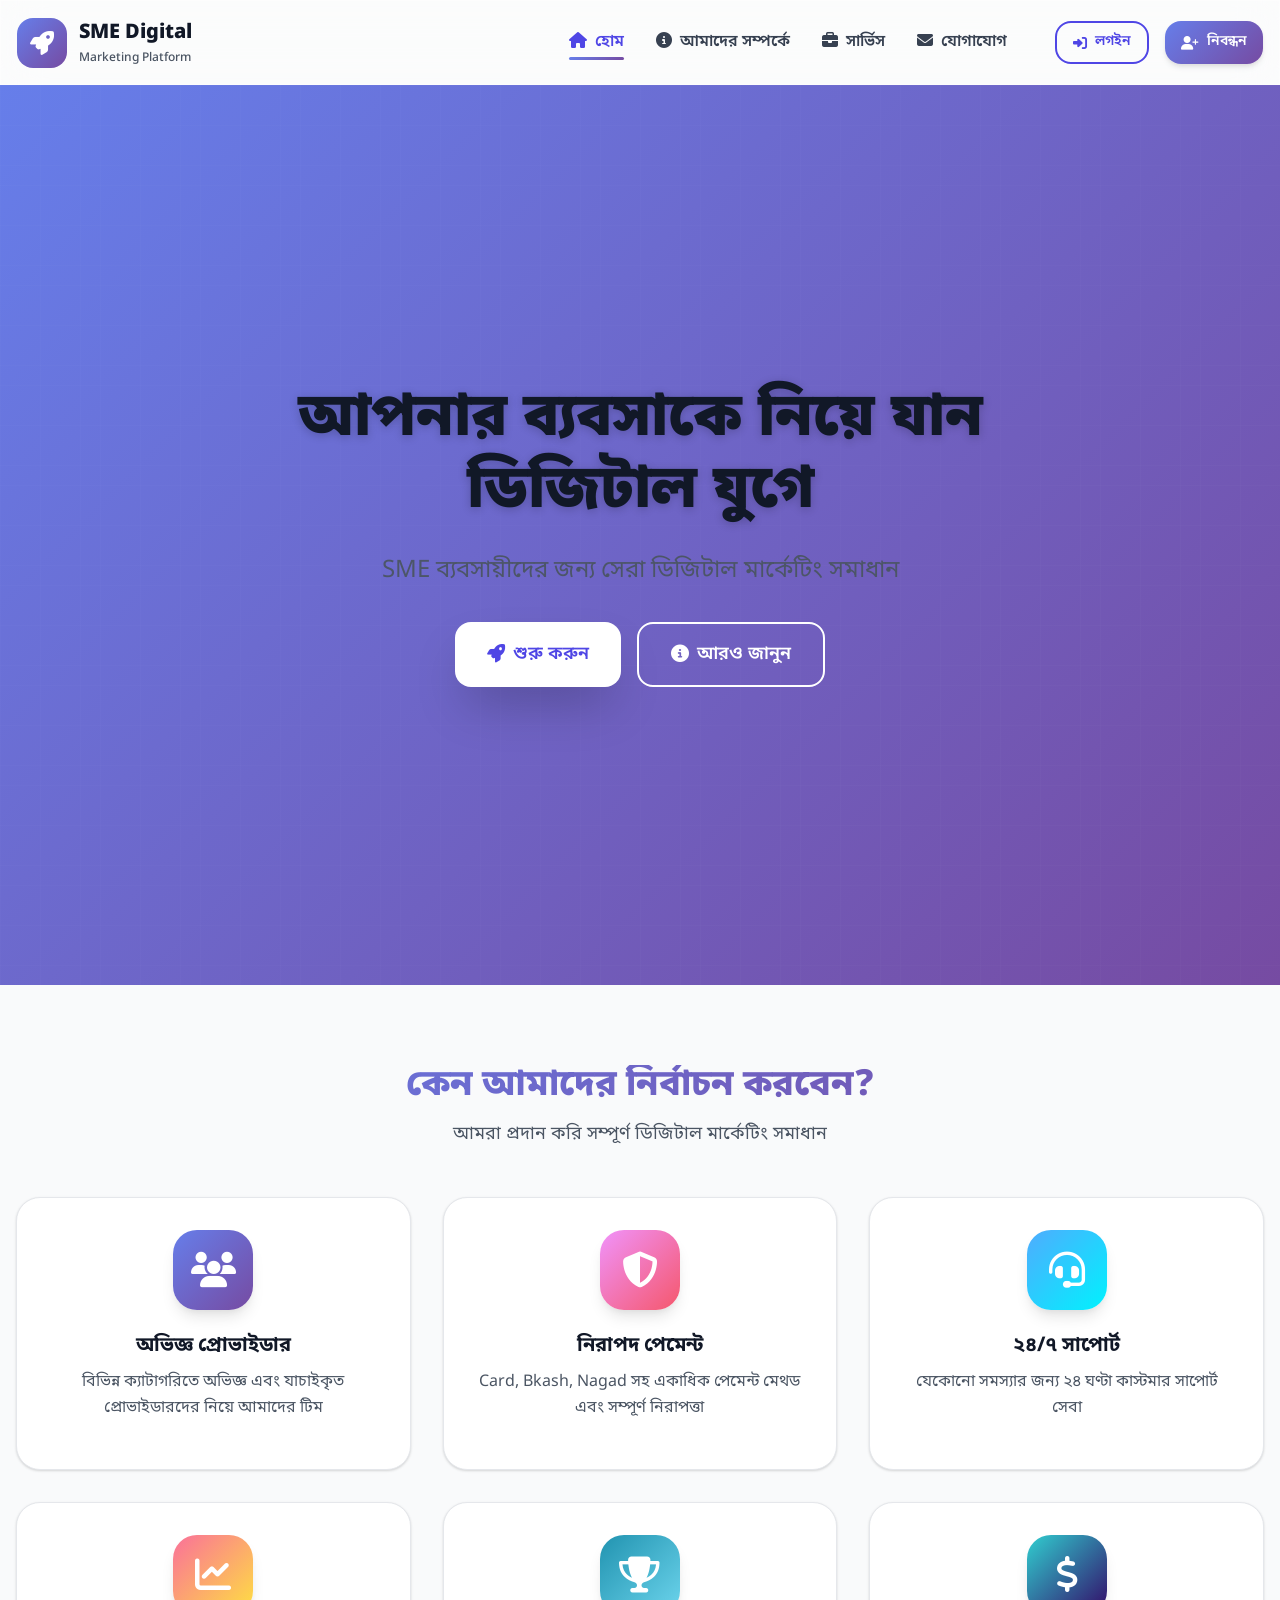
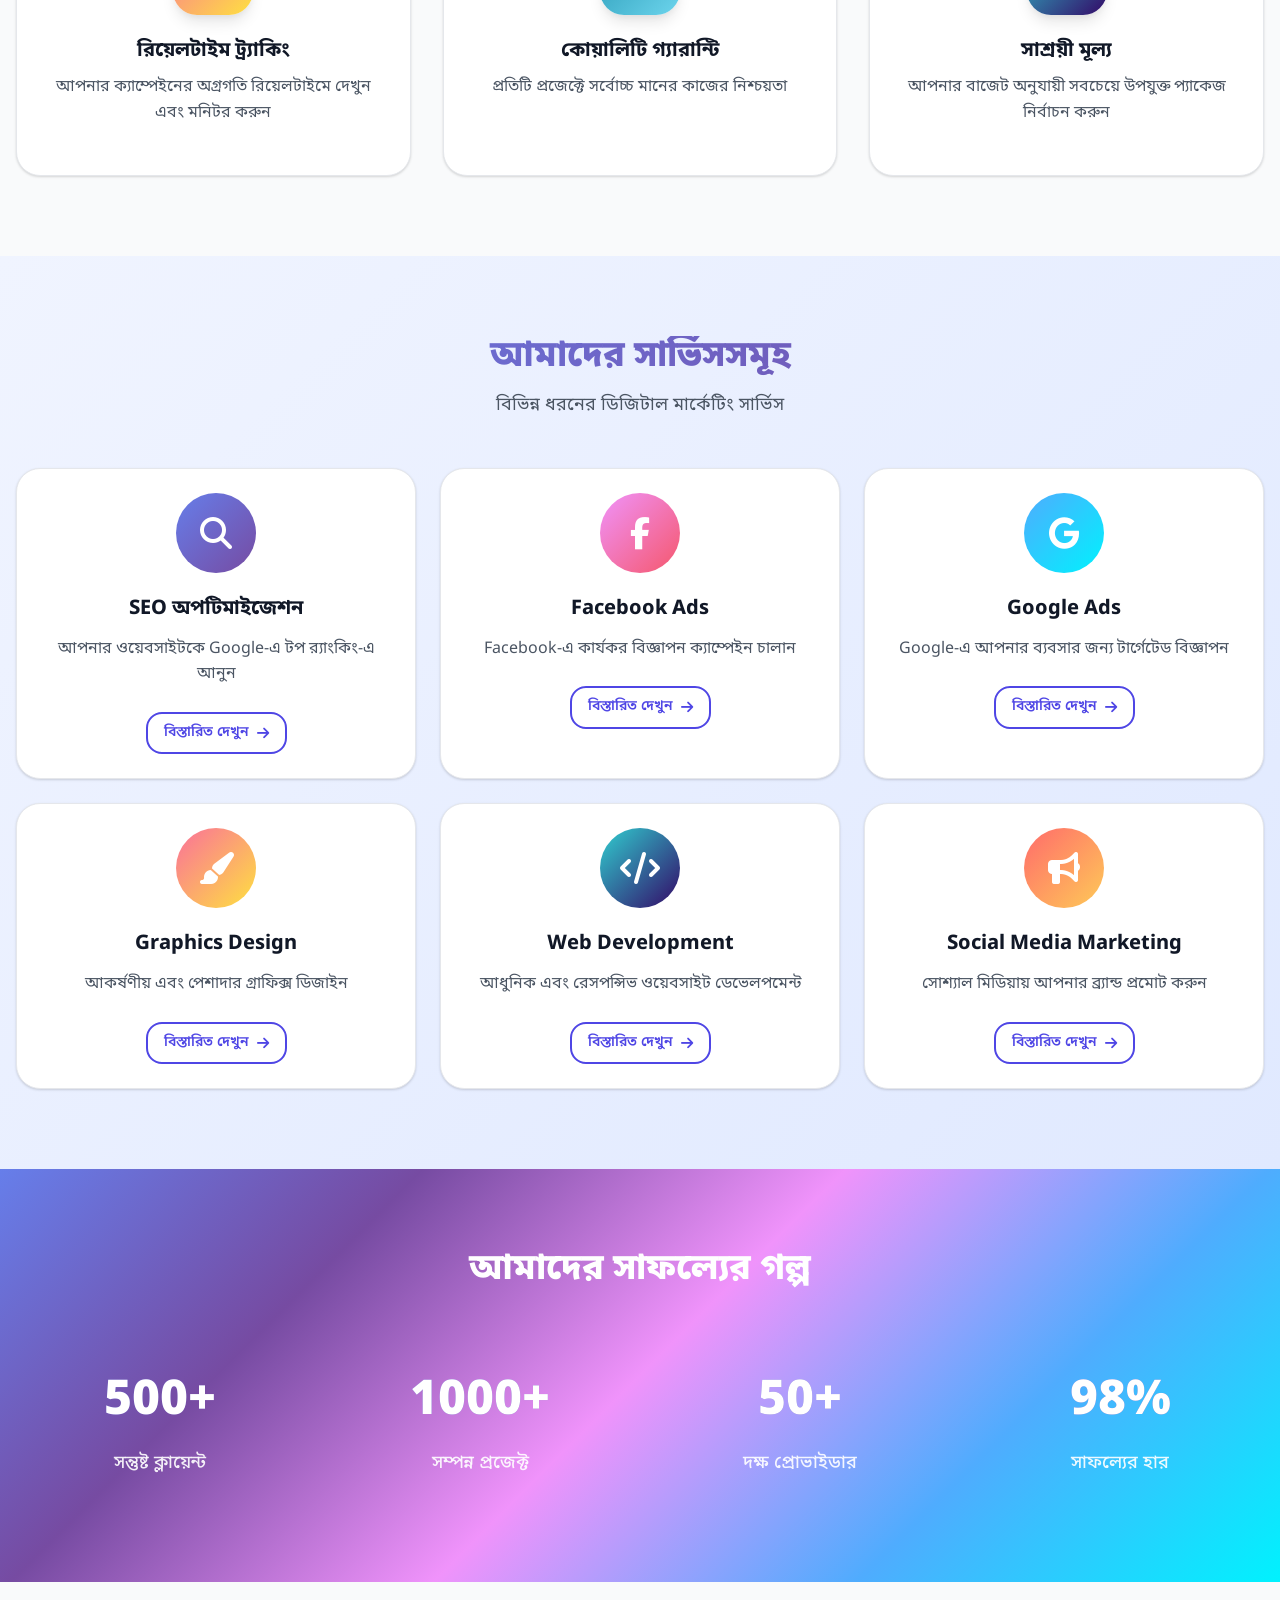
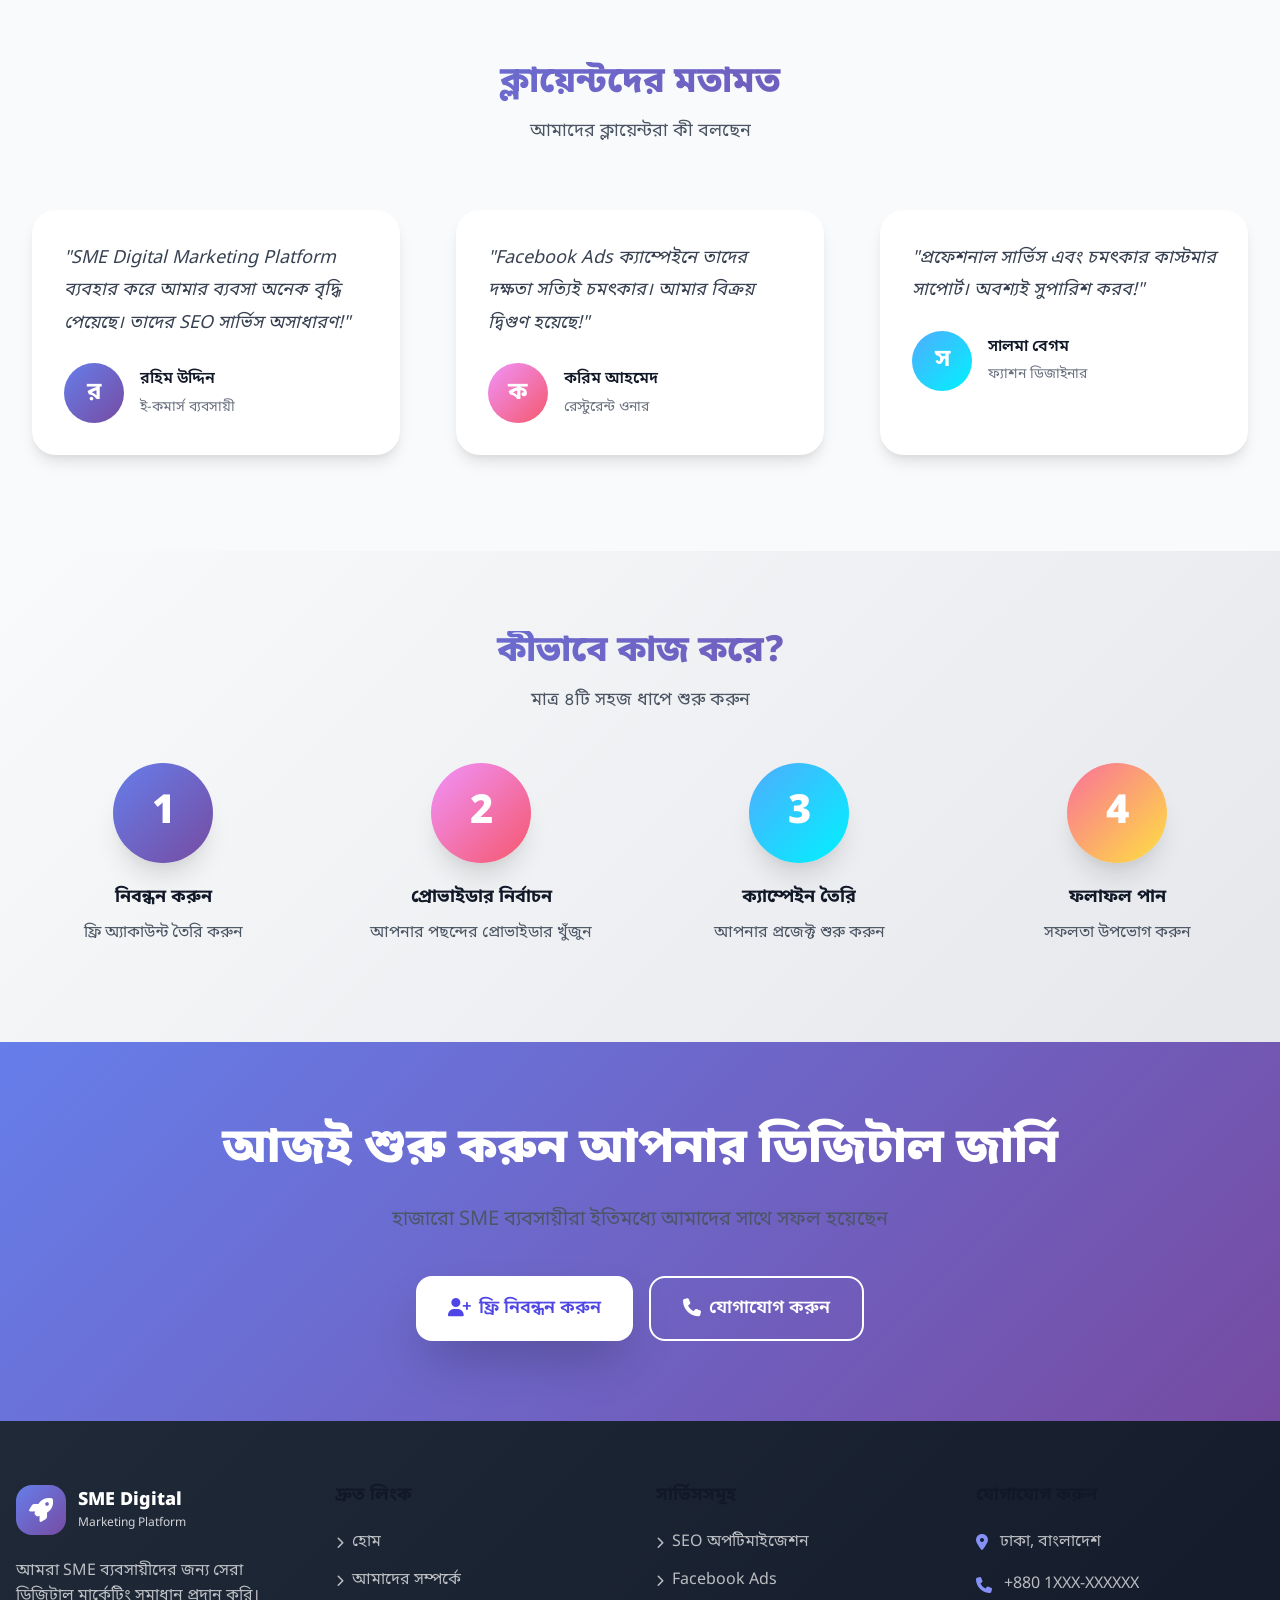
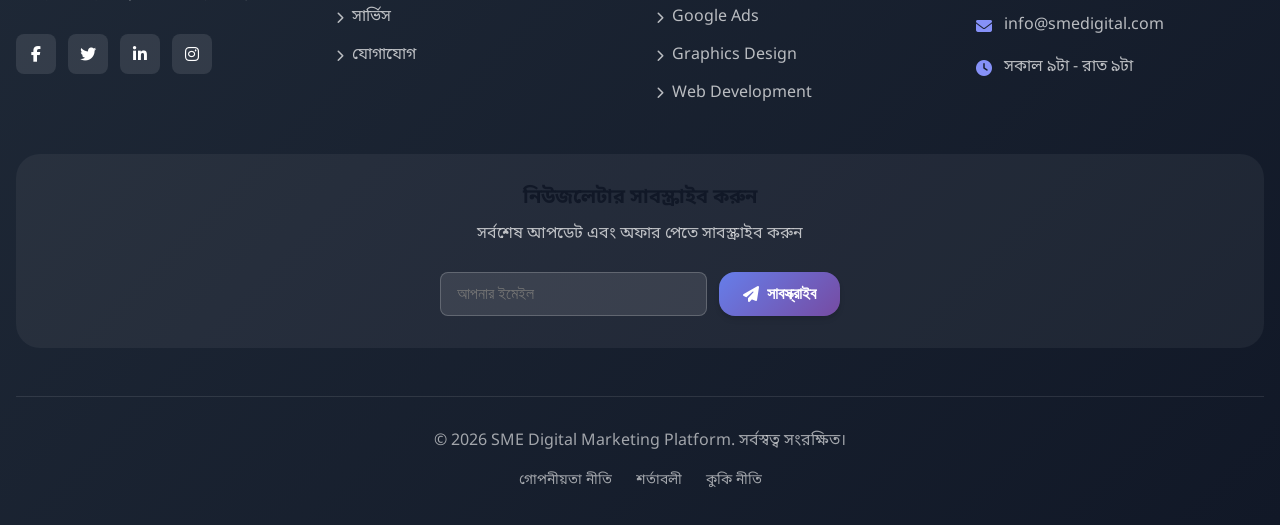
<file: index.html>
<!DOCTYPE html>
<html lang="bn">
<head>
    <meta charset="UTF-8">
    <meta name="viewport" content="width=device-width, initial-scale=1.0">
    <meta name="description" content="SME ব্যবসায়ীদের জন্য সেরা ডিজিটাল মার্কেটিং প্ল্যাটফর্ম। SEO, Facebook Ads, Google Ads, Graphics এবং Web Development সার্ভিস পান।">
    <title>SME Digital Marketing Platform - আপনার ব্যবসার ডিজিটাল সমাধান</title>
    
    <!-- Stylesheets -->
    <link rel="stylesheet" href="css/style.css">
    <link rel="stylesheet" href="https://cdnjs.cloudflare.com/ajax/libs/font-awesome/6.4.0/css/all.min.css">
</head>
<body class="bengali">
    <div id="navbar"></div>
    
    <!-- Hero Section -->
    <section class="hero">
        <div class="container">
            <div class="hero-content animate-fadeInUp">
                <h1 class="hero-title">আপনার ব্যবসাকে নিয়ে যান<br>ডিজিটাল যুগে</h1>
                <p class="hero-subtitle">SME ব্যবসায়ীদের জন্য সেরা ডিজিটাল মার্কেটিং সমাধান</p>
                <div style="display: flex; gap: 1rem; justify-content: center; flex-wrap: wrap; margin-top: 2rem;">
                    <a href="register.html" class="btn btn-lg" style="background: white; color: var(--primary-600); box-shadow: var(--shadow-2xl);">
                        <i class="fas fa-rocket" style="margin-right: 0.5rem;"></i>শুরু করুন
                    </a>
                    <a href="services.html" class="btn btn-lg btn-outline" style="border-color: white; color: white;">
                        <i class="fas fa-info-circle" style="margin-right: 0.5rem;"></i>আরও জানুন
                    </a>
                </div>
            </div>
        </div>
    </section>
    
    <!-- Features Section -->
    <section class="section" id="features">
        <div class="container">
            <h2 class="section-title animate-fadeInUp">কেন আমাদের নির্বাচন করবেন?</h2>
            <p class="section-subtitle animate-fadeInUp animate-delay-1">আমরা প্রদান করি সম্পূর্ণ ডিজিটাল মার্কেটিং সমাধান</p>
            
            <div class="grid grid-cols-3 gap-8" style="margin-top: 3rem;">
                <div class="feature-card animate-fadeInUp animate-delay-2">
                    <div class="feature-icon">
                        <i class="fas fa-users"></i>
                    </div>
                    <h3 class="feature-title">অভিজ্ঞ প্রোভাইডার</h3>
                    <p class="feature-description">বিভিন্ন ক্যাটাগরিতে অভিজ্ঞ এবং যাচাইকৃত প্রোভাইডারদের নিয়ে আমাদের টিম</p>
                </div>
                
                <div class="feature-card animate-fadeInUp animate-delay-3">
                    <div class="feature-icon" style="background: var(--gradient-secondary);">
                        <i class="fas fa-shield-alt"></i>
                    </div>
                    <h3 class="feature-title">নিরাপদ পেমেন্ট</h3>
                    <p class="feature-description">Card, Bkash, Nagad সহ একাধিক পেমেন্ট মেথড এবং সম্পূর্ণ নিরাপত্তা</p>
                </div>
                
                <div class="feature-card animate-fadeInUp animate-delay-4">
                    <div class="feature-icon" style="background: var(--gradient-accent);">
                        <i class="fas fa-headset"></i>
                    </div>
                    <h3 class="feature-title">২৪/৭ সাপোর্ট</h3>
                    <p class="feature-description">যেকোনো সমস্যার জন্য ২৪ ঘণ্টা কাস্টমার সাপোর্ট সেবা</p>
                </div>
                
                <div class="feature-card animate-fadeInUp animate-delay-5">
                    <div class="feature-icon" style="background: var(--gradient-warm);">
                        <i class="fas fa-chart-line"></i>
                    </div>
                    <h3 class="feature-title">রিয়েলটাইম ট্র্যাকিং</h3>
                    <p class="feature-description">আপনার ক্যাম্পেইনের অগ্রগতি রিয়েলটাইমে দেখুন এবং মনিটর করুন</p>
                </div>
                
                <div class="feature-card animate-fadeInUp animate-delay-5">
                    <div class="feature-icon" style="background: var(--gradient-ocean);">
                        <i class="fas fa-trophy"></i>
                    </div>
                    <h3 class="feature-title">কোয়ালিটি গ্যারান্টি</h3>
                    <p class="feature-description">প্রতিটি প্রজেক্টে সর্বোচ্চ মানের কাজের নিশ্চয়তা</p>
                </div>
                
                <div class="feature-card animate-fadeInUp animate-delay-5">
                    <div class="feature-icon" style="background: var(--gradient-cool);">
                        <i class="fas fa-dollar-sign"></i>
                    </div>
                    <h3 class="feature-title">সাশ্রয়ী মূল্য</h3>
                    <p class="feature-description">আপনার বাজেট অনুযায়ী সবচেয়ে উপযুক্ত প্যাকেজ নির্বাচন করুন</p>
                </div>
            </div>
        </div>
    </section>
    
    <!-- Services Overview -->
    <section class="section" style="background: linear-gradient(135deg, #f0f4ff 0%, #e0e9ff 100%);">
        <div class="container">
            <h2 class="section-title">আমাদের সার্ভিসসমূহ</h2>
            <p class="section-subtitle">বিভিন্ন ধরনের ডিজিটাল মার্কেটিং সার্ভিস</p>
            
            <div class="grid grid-cols-3 gap-6" style="margin-top: 3rem;">
                <div class="card card-hover-glow" style="text-align: center;">
                    <div style="width: 80px; height: 80px; background: linear-gradient(135deg, #667eea 0%, #764ba2 100%); border-radius: 50%; display: flex; align-items: center; justify-content: center; margin: 0 auto 1.5rem; font-size: 2rem; color: white;">
                        <i class="fas fa-search"></i>
                    </div>
                    <h3 style="font-size: var(--text-xl); font-weight: 700; margin-bottom: 1rem;">SEO অপটিমাইজেশন</h3>
                    <p style="color: var(--gray-600); margin-bottom: 1.5rem;">আপনার ওয়েবসাইটকে Google-এ টপ র‍্যাংকিং-এ আনুন</p>
                    <a href="services.html#seo" class="btn btn-outline btn-sm">বিস্তারিত দেখুন <i class="fas fa-arrow-right" style="margin-left: 0.5rem;"></i></a>
                </div>
                
                <div class="card card-hover-glow" style="text-align: center;">
                    <div style="width: 80px; height: 80px; background: linear-gradient(135deg, #f093fb 0%, #f5576c 100%); border-radius: 50%; display: flex; align-items: center; justify-content: center; margin: 0 auto 1.5rem; font-size: 2rem; color: white;">
                        <i class="fab fa-facebook-f"></i>
                    </div>
                    <h3 style="font-size: var(--text-xl); font-weight: 700; margin-bottom: 1rem;">Facebook Ads</h3>
                    <p style="color: var(--gray-600); margin-bottom: 1.5rem;">Facebook-এ কার্যকর বিজ্ঞাপন ক্যাম্পেইন চালান</p>
                    <a href="services.html#facebook-ads" class="btn btn-outline btn-sm">বিস্তারিত দেখুন <i class="fas fa-arrow-right" style="margin-left: 0.5rem;"></i></a>
                </div>
                
                <div class="card card-hover-glow" style="text-align: center;">
                    <div style="width: 80px; height: 80px; background: linear-gradient(135deg, #4facfe 0%, #00f2fe 100%); border-radius: 50%; display: flex; align-items: center; justify-content: center; margin: 0 auto 1.5rem; font-size: 2rem; color: white;">
                        <i class="fab fa-google"></i>
                    </div>
                    <h3 style="font-size: var(--text-xl); font-weight: 700; margin-bottom: 1rem;">Google Ads</h3>
                    <p style="color: var(--gray-600); margin-bottom: 1.5rem;">Google-এ আপনার ব্যবসার জন্য টার্গেটেড বিজ্ঞাপন</p>
                    <a href="services.html#google-ads" class="btn btn-outline btn-sm">বিস্তারিত দেখুন <i class="fas fa-arrow-right" style="margin-left: 0.5rem;"></i></a>
                </div>
                
                <div class="card card-hover-glow" style="text-align: center;">
                    <div style="width: 80px; height: 80px; background: linear-gradient(135deg, #fa709a 0%, #fee140 100%); border-radius: 50%; display: flex; align-items: center; justify-content: center; margin: 0 auto 1.5rem; font-size: 2rem; color: white;">
                        <i class="fas fa-paint-brush"></i>
                    </div>
                    <h3 style="font-size: var(--text-xl); font-weight: 700; margin-bottom: 1rem;">Graphics Design</h3>
                    <p style="color: var(--gray-600); margin-bottom: 1.5rem;">আকর্ষণীয় এবং পেশাদার গ্রাফিক্স ডিজাইন</p>
                    <a href="services.html#graphics" class="btn btn-outline btn-sm">বিস্তারিত দেখুন <i class="fas fa-arrow-right" style="margin-left: 0.5rem;"></i></a>
                </div>
                
                <div class="card card-hover-glow" style="text-align: center;">
                    <div style="width: 80px; height: 80px; background: linear-gradient(135deg, #30cfd0 0%, #330867 100%); border-radius: 50%; display: flex; align-items: center; justify-content: center; margin: 0 auto 1.5rem; font-size: 2rem; color: white;">
                        <i class="fas fa-code"></i>
                    </div>
                    <h3 style="font-size: var(--text-xl); font-weight: 700; margin-bottom: 1rem;">Web Development</h3>
                    <p style="color: var(--gray-600); margin-bottom: 1.5rem;">আধুনিক এবং রেসপন্সিভ ওয়েবসাইট ডেভেলপমেন্ট</p>
                    <a href="services.html#web-dev" class="btn btn-outline btn-sm">বিস্তারিত দেখুন <i class="fas fa-arrow-right" style="margin-left: 0.5rem;"></i></a>
                </div>
                
                <div class="card card-hover-glow" style="text-align: center;">
                    <div style="width: 80px; height: 80px; background: linear-gradient(135deg, #ff6b6b 0%, #feca57 100%); border-radius: 50%; display: flex; align-items: center; justify-content: center; margin: 0 auto 1.5rem; font-size: 2rem; color: white;">
                        <i class="fas fa-bullhorn"></i>
                    </div>
                    <h3 style="font-size: var(--text-xl); font-weight: 700; margin-bottom: 1rem;">Social Media Marketing</h3>
                    <p style="color: var(--gray-600); margin-bottom: 1.5rem;">সোশ্যাল মিডিয়ায় আপনার ব্র্যান্ড প্রমোট করুন</p>
                    <a href="services.html#smm" class="btn btn-outline btn-sm">বিস্তারিত দেখুন <i class="fas fa-arrow-right" style="margin-left: 0.5rem;"></i></a>
                </div>
            </div>
        </div>
    </section>
    
    <!-- Statistics Section -->
    <section class="section" style="background: var(--gradient-aurora); color: white;">
        <div class="container">
            <h2 style="font-size: var(--text-4xl); font-weight: 800; text-align: center; margin-bottom: 3rem; color: white;">আমাদের সাফল্যের গল্প</h2>
            
            <div class="grid grid-cols-4 gap-8">
                <div class="stat-card">
                    <div class="stat-number" style="color: white !important; -webkit-text-fill-color: white;">500+</div>
                    <div class="stat-label" style="color: rgba(255, 255, 255, 0.9);">সন্তুষ্ট ক্লায়েন্ট</div>
                </div>
                
                <div class="stat-card">
                    <div class="stat-number" style="color: white !important; -webkit-text-fill-color: white;">1000+</div>
                    <div class="stat-label" style="color: rgba(255, 255, 255, 0.9);">সম্পন্ন প্রজেক্ট</div>
                </div>
                
                <div class="stat-card">
                    <div class="stat-number" style="color: white !important; -webkit-text-fill-color: white;">50+</div>
                    <div class="stat-label" style="color: rgba(255, 255, 255, 0.9);">দক্ষ প্রোভাইডার</div>
                </div>
                
                <div class="stat-card">
                    <div class="stat-number" style="color: white !important; -webkit-text-fill-color: white;">98%</div>
                    <div class="stat-label" style="color: rgba(255, 255, 255, 0.9);">সাফল্যের হার</div>
                </div>
            </div>
        </div>
    </section>
    
    <!-- Testimonials Section -->
    <section class="section">
        <div class="container">
            <h2 class="section-title">ক্লায়েন্টদের মতামত</h2>
            <p class="section-subtitle">আমাদের ক্লায়েন্টরা কী বলছেন</p>
            
            <div class="grid grid-cols-3 gap-6" style="margin-top: 3rem;">
                <div class="testimonial-card">
                    <div class="testimonial-quote">
                        "SME Digital Marketing Platform ব্যবহার করে আমার ব্যবসা অনেক বৃদ্ধি পেয়েছে। তাদের SEO সার্ভিস অসাধারণ!"
                    </div>
                    <div class="testimonial-author">
                        <div class="testimonial-avatar">র</div>
                        <div>
                            <div class="testimonial-name">রহিম উদ্দিন</div>
                            <div class="testimonial-role">ই-কমার্স ব্যবসায়ী</div>
                        </div>
                    </div>
                </div>
                
                <div class="testimonial-card">
                    <div class="testimonial-quote">
                        "Facebook Ads ক্যাম্পেইনে তাদের দক্ষতা সত্যিই চমৎকার। আমার বিক্রয় দ্বিগুণ হয়েছে!"
                    </div>
                    <div class="testimonial-author">
                        <div class="testimonial-avatar" style="background: var(--gradient-secondary);">ক</div>
                        <div>
                            <div class="testimonial-name">করিম আহমেদ</div>
                            <div class="testimonial-role">রেস্টুরেন্ট ওনার</div>
                        </div>
                    </div>
                </div>
                
                <div class="testimonial-card">
                    <div class="testimonial-quote">
                        "প্রফেশনাল সার্ভিস এবং চমৎকার কাস্টমার সাপোর্ট। অবশ্যই সুপারিশ করব!"
                    </div>
                    <div class="testimonial-author">
                        <div class="testimonial-avatar" style="background: var(--gradient-accent);">স</div>
                        <div>
                            <div class="testimonial-name">সালমা বেগম</div>
                            <div class="testimonial-role">ফ্যাশন ডিজাইনার</div>
                        </div>
                    </div>
                </div>
            </div>
        </div>
    </section>
    
    <!-- How It Works -->
    <section class="section" style="background: linear-gradient(135deg, #f9fafb 0%, #e5e7eb 100%);">
        <div class="container">
            <h2 class="section-title">কীভাবে কাজ করে?</h2>
            <p class="section-subtitle">মাত্র ৪টি সহজ ধাপে শুরু করুন</p>
            
            <div class="grid grid-cols-4 gap-6" style="margin-top: 3rem;">
                <div style="text-align: center;">
                    <div style="width: 100px; height: 100px; background: var(--gradient-primary); border-radius: 50%; display: flex; align-items: center; justify-content: center; margin: 0 auto 1.5rem; color: white; font-size: 2.5rem; font-weight: 800; box-shadow: var(--shadow-xl);">1</div>
                    <h3 style="font-size: var(--text-lg); font-weight: 700; margin-bottom: 0.75rem;">নিবন্ধন করুন</h3>
                    <p style="color: var(--gray-600);">ফ্রি অ্যাকাউন্ট তৈরি করুন</p>
                </div>
                
                <div style="text-align: center;">
                    <div style="width: 100px; height: 100px; background: var(--gradient-secondary); border-radius: 50%; display: flex; align-items: center; justify-content: center; margin: 0 auto 1.5rem; color: white; font-size: 2.5rem; font-weight: 800; box-shadow: var(--shadow-xl);">2</div>
                    <h3 style="font-size: var(--text-lg); font-weight: 700; margin-bottom: 0.75rem;">প্রোভাইডার নির্বাচন</h3>
                    <p style="color: var(--gray-600);">আপনার পছন্দের প্রোভাইডার খুঁজুন</p>
                </div>
                
                <div style="text-align: center;">
                    <div style="width: 100px; height: 100px; background: var(--gradient-accent); border-radius: 50%; display: flex; align-items: center; justify-content: center; margin: 0 auto 1.5rem; color: white; font-size: 2.5rem; font-weight: 800; box-shadow: var(--shadow-xl);">3</div>
                    <h3 style="font-size: var(--text-lg); font-weight: 700; margin-bottom: 0.75rem;">ক্যাম্পেইন তৈরি</h3>
                    <p style="color: var(--gray-600);">আপনার প্রজেক্ট শুরু করুন</p>
                </div>
                
                <div style="text-align: center;">
                    <div style="width: 100px; height: 100px; background: var(--gradient-warm); border-radius: 50%; display: flex; align-items: center; justify-content: center; margin: 0 auto 1.5rem; color: white; font-size: 2.5rem; font-weight: 800; box-shadow: var(--shadow-xl);">4</div>
                    <h3 style="font-size: var(--text-lg); font-weight: 700; margin-bottom: 0.75rem;">ফলাফল পান</h3>
                    <p style="color: var(--gray-600);">সফলতা উপভোগ করুন</p>
                </div>
            </div>
        </div>
    </section>
    
    <!-- CTA Section -->
    <section class="section" style="background: var(--gradient-primary); color: white; text-align: center;">
        <div class="container">
            <h2 style="font-size: var(--text-5xl); font-weight: 900; margin-bottom: 1.5rem; color: white;">আজই শুরু করুন আপনার ডিজিটাল জার্নি</h2>
            <p style="font-size: var(--text-xl); margin-bottom: 2.5rem; opacity: 0.95;">হাজারো SME ব্যবসায়ীরা ইতিমধ্যে আমাদের সাথে সফল হয়েছেন</p>
            <div style="display: flex; gap: 1rem; justify-content: center; flex-wrap: wrap;">
                <a href="register.html" class="btn btn-lg" style="background: white; color: var(--primary-600); box-shadow: var(--shadow-2xl);">
                    <i class="fas fa-user-plus" style="margin-right: 0.5rem;"></i>ফ্রি নিবন্ধন করুন
                </a>
                <a href="contact.html" class="btn btn-lg btn-outline" style="border-color: white; color: white;">
                    <i class="fas fa-phone" style="margin-right: 0.5rem;"></i>যোগাযোগ করুন
                </a>
            </div>
        </div>
    </section>
    
    <div id="footer"></div>
    
    <script src="js/components.js"></script>
    <script>
        // Scroll reveal animations
        const observerOptions = {
            threshold: 0.1,
            rootMargin: '0px 0px -50px 0px'
        };
        
        const observer = new IntersectionObserver((entries) => {
            entries.forEach(entry => {
                if (entry.isIntersecting) {
                    entry.target.style.opacity = '1';
                    entry.target.style.transform = 'translateY(0)';
                }
            });
        }, observerOptions);
        
        document.querySelectorAll('.animate-fadeInUp').forEach(el => {
            el.style.opacity = '0';
            el.style.transform = 'translateY(30px)';
            el.style.transition = 'all 0.8s ease-out';
            observer.observe(el);
        });
    </script>
</body>
</html>
</file>
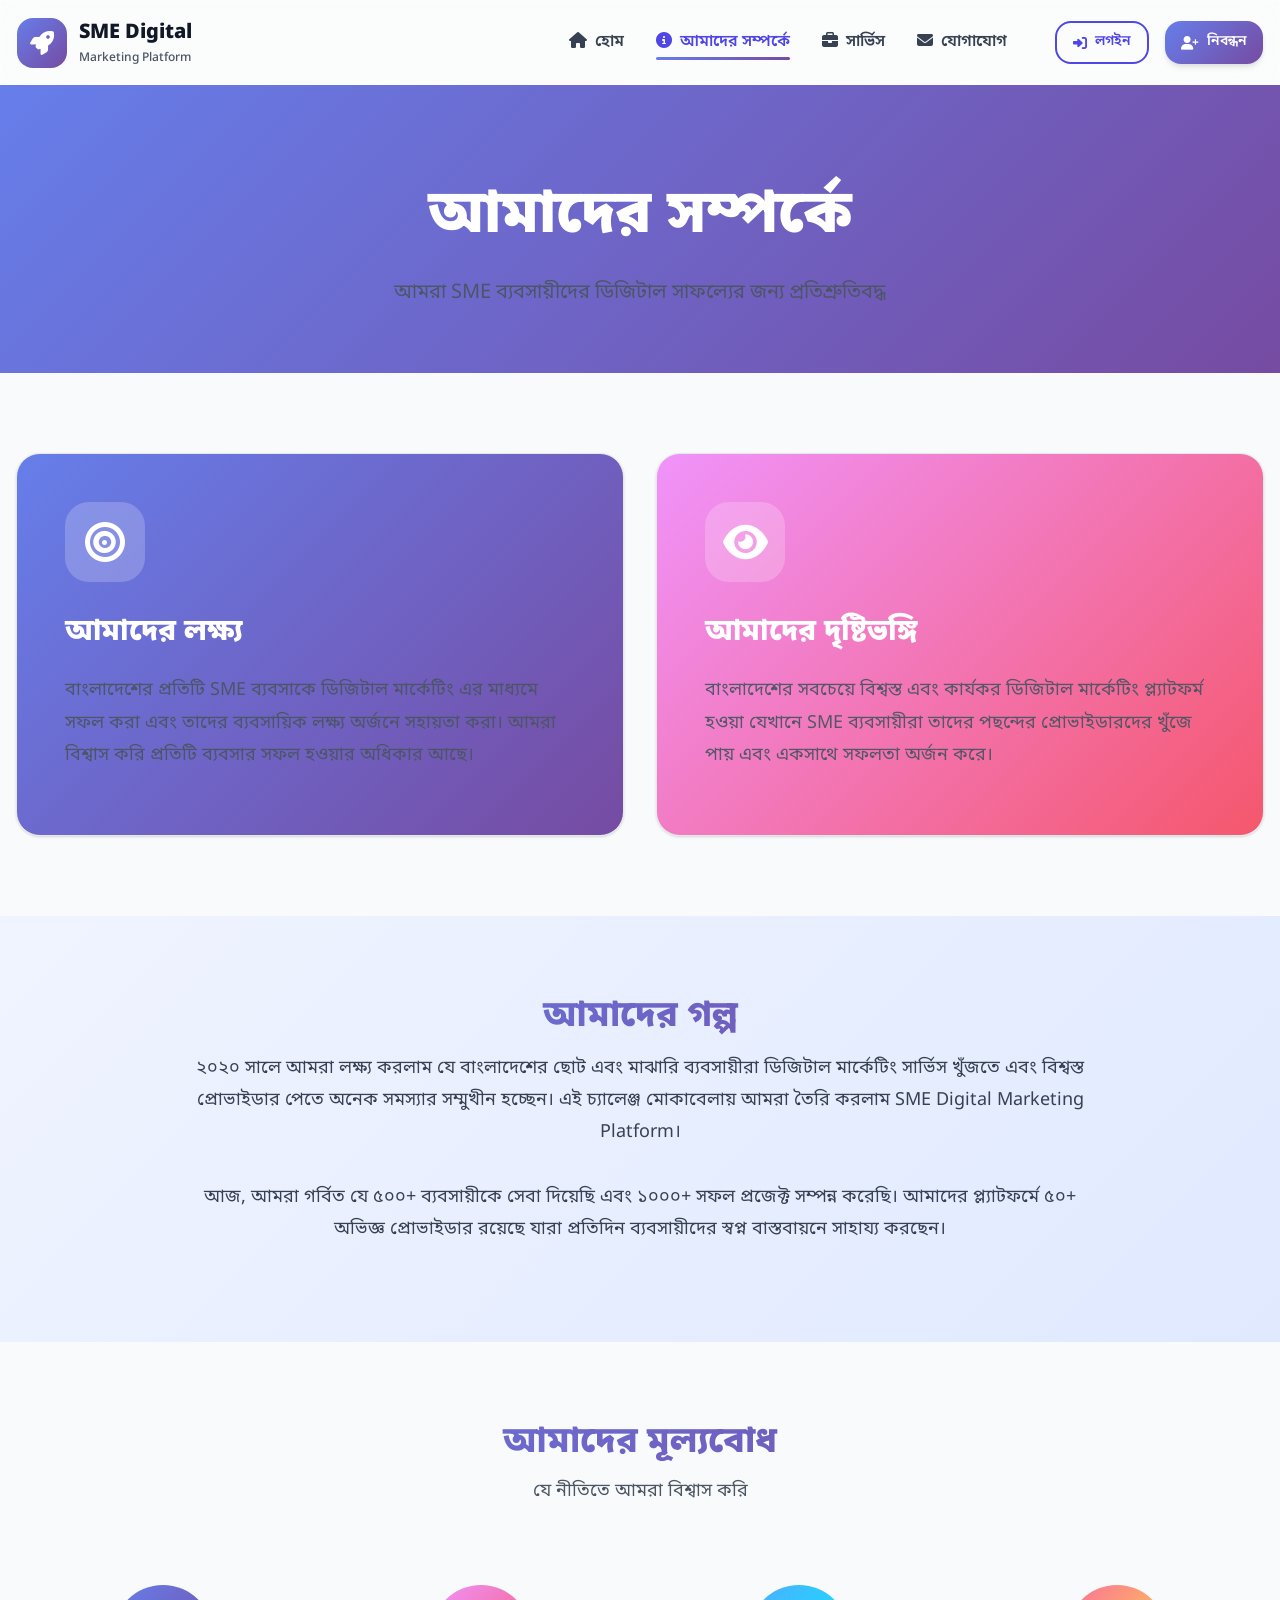
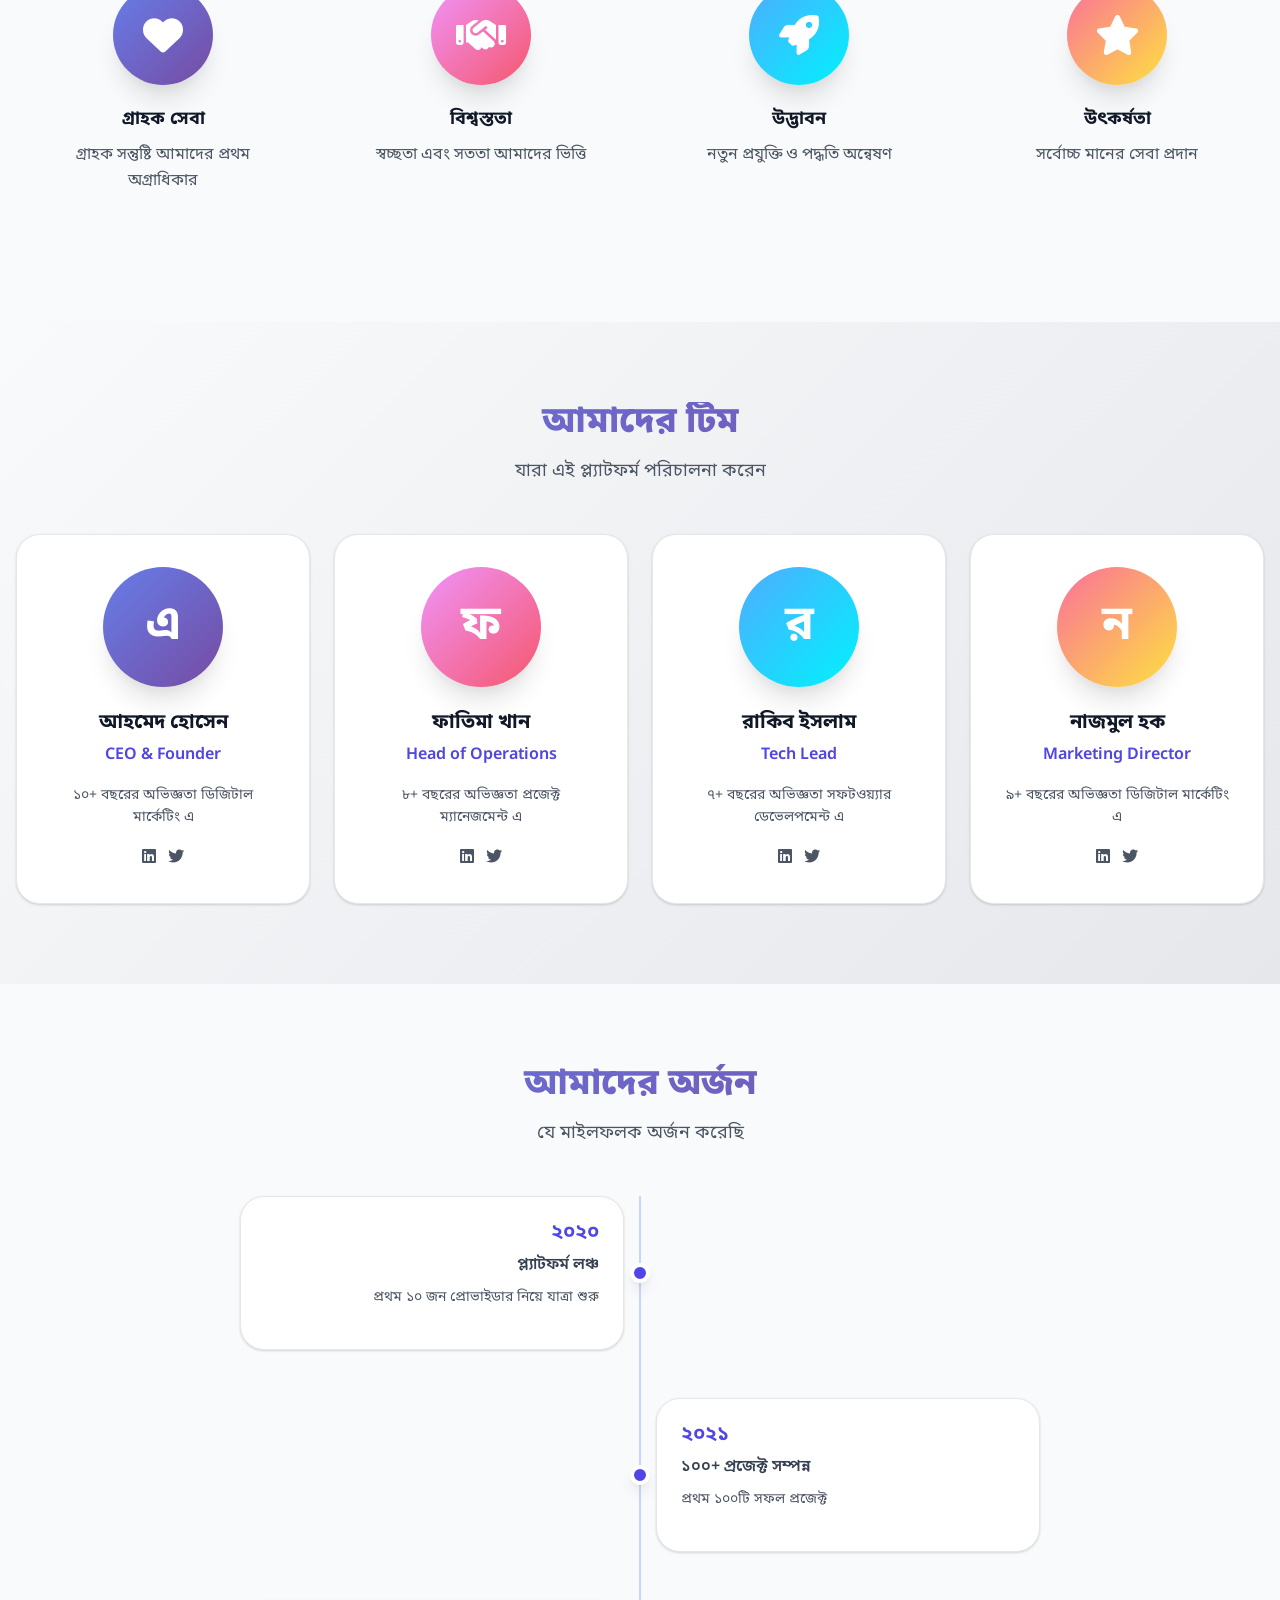
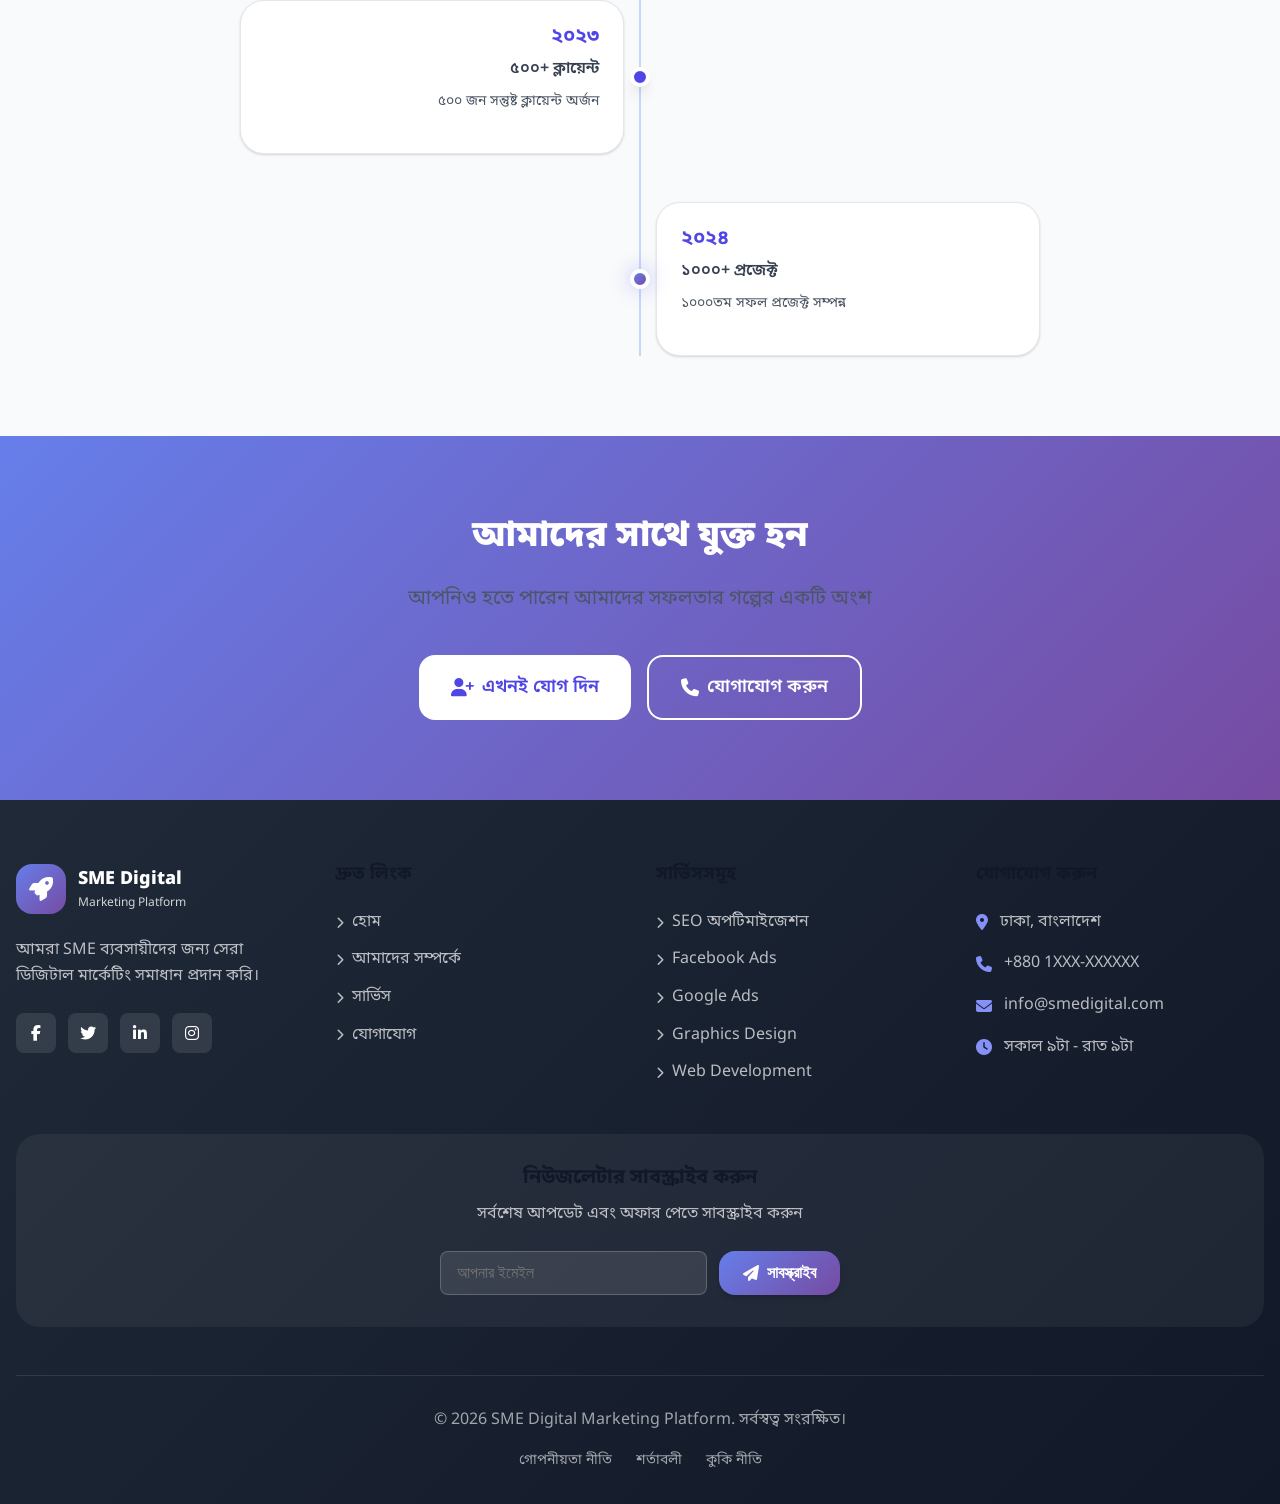
<file: about.html>
﻿<!DOCTYPE html>
<html lang="bn">
<head>
    <meta charset="UTF-8">
    <meta name="viewport" content="width=device-width, initial-scale=1.0">
    <meta name="description" content="আমাদের সম্পর্কে - SME Digital Marketing Platform">
    <title>আমাদের সম্পর্কে - SME Digital Marketing Platform</title>
    
    <link rel="stylesheet" href="css/style.css">
    <link rel="stylesheet" href="https://cdnjs.cloudflare.com/ajax/libs/font-awesome/6.4.0/css/all.min.css">
</head>
<body class="bengali">
    <div id="navbar"></div>
    
    <!-- Page Header -->
    <section style="background: var(--gradient-primary); padding: 6rem 0 4rem; text-align: center; color: white;">
        <div class="container">
            <h1 class="animate-fadeInUp" style="font-size: var(--text-6xl); font-weight: 900; margin-bottom: 1.5rem; color: white;">আমাদের সম্পর্কে</h1>
            <p class="animate-fadeInUp animate-delay-1" style="font-size: var(--text-xl); max-width: 700px; margin: 0 auto; opacity: 0.95;">আমরা SME ব্যবসায়ীদের ডিজিটাল সাফল্যের জন্য প্রতিশ্রুতিবদ্ধ</p>
        </div>
    </section>
    
    <!-- Mission & Vision -->
    <section class="section">
        <div class="container">
            <div class="grid grid-cols-2 gap-8">
                <div class="card card-gradient" style="padding: 3rem; color: white;">
                    <div style="width: 80px; height: 80px; background: rgba(255, 255, 255, 0.2); border-radius: var(--radius-xl); display: flex; align-items: center; justify-content: center; margin-bottom: 2rem; font-size: 2.5rem;">
                        <i class="fas fa-bullseye"></i>
                    </div>
                    <h2 style="font-size: var(--text-3xl); font-weight: 800; margin-bottom: 1.5rem; color: white;">আমাদের লক্ষ্য</h2>
                    <p style="font-size: var(--text-lg); line-height: 1.8; opacity: 0.95;">বাংলাদেশের প্রতিটি SME ব্যবসাকে ডিজিটাল মার্কেটিং এর মাধ্যমে সফল করা এবং তাদের ব্যবসায়িক লক্ষ্য অর্জনে সহায়তা করা। আমরা বিশ্বাস করি প্রতিটি ব্যবসার সফল হওয়ার অধিকার আছে।</p>
                </div>
                
                <div class="card" style="padding: 3rem; background: linear-gradient(135deg, #f093fb 0%, #f5576c 100%); color: white;">
                    <div style="width: 80px; height: 80px; background: rgba(255, 255, 255, 0.2); border-radius: var(--radius-xl); display: flex; align-items: center; justify-content: center; margin-bottom: 2rem; font-size: 2.5rem;">
                        <i class="fas fa-eye"></i>
                    </div>
                    <h2 style="font-size: var(--text-3xl); font-weight: 800; margin-bottom: 1.5rem; color: white;">আমাদের দৃষ্টিভঙ্গি</h2>
                    <p style="font-size: var(--text-lg); line-height: 1.8; opacity: 0.95;">বাংলাদেশের সবচেয়ে বিশ্বস্ত এবং কার্যকর ডিজিটাল মার্কেটিং প্ল্যাটফর্ম হওয়া যেখানে SME ব্যবসায়ীরা তাদের পছন্দের প্রোভাইডারদের খুঁজে পায় এবং একসাথে সফলতা অর্জন করে।</p>
                </div>
            </div>
        </div>
    </section>
    
    <!-- Our Story -->
    <section class="section" style="background: linear-gradient(135deg, #f0f4ff 0%, #e0e9ff 100%);">
        <div class="container">
            <div style="max-width: 900px; margin: 0 auto; text-align: center;">
                <h2 class="section-title">আমাদের গল্প</h2>
                <p style="font-size: var(--text-lg); color: var(--gray-700); line-height: 1.8; margin-bottom: 2rem;">
                    ২০২০ সালে আমরা লক্ষ্য করলাম যে বাংলাদেশের ছোট এবং মাঝারি ব্যবসায়ীরা ডিজিটাল মার্কেটিং সার্ভিস খুঁজতে এবং বিশ্বস্ত প্রোভাইডার পেতে অনেক সমস্যার সম্মুখীন হচ্ছেন। এই চ্যালেঞ্জ মোকাবেলায় আমরা তৈরি করলাম SME Digital Marketing Platform।
                </p>
                <p style="font-size: var(--text-lg); color: var(--gray-700); line-height: 1.8;">
                    আজ, আমরা গর্বিত যে ৫০০+ ব্যবসায়ীকে সেবা দিয়েছি এবং ১০০০+ সফল প্রজেক্ট সম্পন্ন করেছি। আমাদের প্ল্যাটফর্মে ৫০+ অভিজ্ঞ প্রোভাইডার রয়েছে যারা প্রতিদিন ব্যবসায়ীদের স্বপ্ন বাস্তবায়নে সাহায্য করছেন।
                </p>
            </div>
        </div>
    </section>
    
    <!-- Core Values -->
    <section class="section">
        <div class="container">
            <h2 class="section-title">আমাদের মূল্যবোধ</h2>
            <p class="section-subtitle">যে নীতিতে আমরা বিশ্বাস করি</p>
            
            <div class="grid grid-cols-4 gap-6" style="margin-top: 3rem;">
                <div style="text-align: center; padding: 2rem;">
                    <div style="width: 100px; height: 100px; background: var(--gradient-primary); border-radius: 50%; display: flex; align-items: center; justify-content: center; margin: 0 auto 1.5rem; color: white; font-size: 2.5rem; box-shadow: var(--shadow-xl);">
                        <i class="fas fa-heart"></i>
                    </div>
                    <h3 style="font-size: var(--text-lg); font-weight: 700; margin-bottom: 0.75rem; color: var(--gray-900);">গ্রাহক সেবা</h3>
                    <p style="color: var(--gray-600);">গ্রাহক সন্তুষ্টি আমাদের প্রথম অগ্রাধিকার</p>
                </div>
                
                <div style="text-align: center; padding: 2rem;">
                    <div style="width: 100px; height: 100px; background: var(--gradient-secondary); border-radius: 50%; display: flex; align-items: center; justify-content: center; margin: 0 auto 1.5rem; color: white; font-size: 2.5rem; box-shadow: var(--shadow-xl);">
                        <i class="fas fa-handshake"></i>
                    </div>
                    <h3 style="font-size: var(--text-lg); font-weight: 700; margin-bottom: 0.75rem; color: var(--gray-900);">বিশ্বস্ততা</h3>
                    <p style="color: var(--gray-600);">স্বচ্ছতা এবং সততা আমাদের ভিত্তি</p>
                </div>
                
                <div style="text-align: center; padding: 2rem;">
                    <div style="width: 100px; height: 100px; background: var(--gradient-accent); border-radius: 50%; display: flex; align-items: center; justify-content: center; margin: 0 auto 1.5rem; color: white; font-size: 2.5rem; box-shadow: var(--shadow-xl);">
                        <i class="fas fa-rocket"></i>
                    </div>
                    <h3 style="font-size: var(--text-lg); font-weight: 700; margin-bottom: 0.75rem; color: var(--gray-900);">উদ্ভাবন</h3>
                    <p style="color: var(--gray-600);">নতুন প্রযুক্তি ও পদ্ধতি অন্বেষণ</p>
                </div>
                
                <div style="text-align: center; padding: 2rem;">
                    <div style="width: 100px; height: 100px; background: var(--gradient-warm); border-radius: 50%; display: flex; align-items: center; justify-content: center; margin: 0 auto 1.5rem; color: white; font-size: 2.5rem; box-shadow: var(--shadow-xl);">
                        <i class="fas fa-star"></i>
                    </div>
                    <h3 style="font-size: var(--text-lg); font-weight: 700; margin-bottom: 0.75rem; color: var(--gray-900);">উৎকর্ষতা</h3>
                    <p style="color: var(--gray-600);">সর্বোচ্চ মানের সেবা প্রদান</p>
                </div>
            </div>
        </div>
    </section>
    
    <!-- Team Section -->
    <section class="section" style="background: linear-gradient(135deg, #f9fafb 0%, #e5e7eb 100%);">
        <div class="container">
            <h2 class="section-title">আমাদের টিম</h2>
            <p class="section-subtitle">যারা এই প্ল্যাটফর্ম পরিচালনা করেন</p>
            
            <div class="grid grid-cols-4 gap-6" style="margin-top: 3rem;">
                <div class="card" style="text-align: center; padding: 2rem;">
                    <div style="width: 120px; height: 120px; background: var(--gradient-primary); border-radius: 50%; display: flex; align-items: center; justify-content: center; margin: 0 auto 1.5rem; color: white; font-size: 3rem; font-weight: 700; box-shadow: var(--shadow-xl);">
                        এ
                    </div>
                    <h3 style="font-size: var(--text-xl); font-weight: 700; margin-bottom: 0.5rem; color: var(--gray-900);">আহমেদ হোসেন</h3>
                    <p style="color: var(--primary-600); font-weight: 600; margin-bottom: 1rem;">CEO & Founder</p>
                    <p style="color: var(--gray-600); font-size: var(--text-sm);">১০+ বছরের অভিজ্ঞতা ডিজিটাল মার্কেটিং এ</p>
                    <div style="display: flex; justify-content: center; gap: 0.75rem; margin-top: 1rem;">
                        <a href="#" style="color: var(--gray-600);"><i class="fab fa-linkedin"></i></a>
                        <a href="#" style="color: var(--gray-600);"><i class="fab fa-twitter"></i></a>
                    </div>
                </div>
                
                <div class="card" style="text-align: center; padding: 2rem;">
                    <div style="width: 120px; height: 120px; background: var(--gradient-secondary); border-radius: 50%; display: flex; align-items: center; justify-content: center; margin: 0 auto 1.5rem; color: white; font-size: 3rem; font-weight: 700; box-shadow: var(--shadow-xl);">
                        ফ
                    </div>
                    <h3 style="font-size: var(--text-xl); font-weight: 700; margin-bottom: 0.5rem; color: var(--gray-900);">ফাতিমা খান</h3>
                    <p style="color: var(--primary-600); font-weight: 600; margin-bottom: 1rem;">Head of Operations</p>
                    <p style="color: var(--gray-600); font-size: var(--text-sm);">৮+ বছরের অভিজ্ঞতা প্রজেক্ট ম্যানেজমেন্ট এ</p>
                    <div style="display: flex; justify-content: center; gap: 0.75rem; margin-top: 1rem;">
                        <a href="#" style="color: var(--gray-600);"><i class="fab fa-linkedin"></i></a>
                        <a href="#" style="color: var(--gray-600);"><i class="fab fa-twitter"></i></a>
                    </div>
                </div>
                
                <div class="card" style="text-align: center; padding: 2rem;">
                    <div style="width: 120px; height: 120px; background: var(--gradient-accent); border-radius: 50%; display: flex; align-items: center; justify-content: center; margin: 0 auto 1.5rem; color: white; font-size: 3rem; font-weight: 700; box-shadow: var(--shadow-xl);">
                        র
                    </div>
                    <h3 style="font-size: var(--text-xl); font-weight: 700; margin-bottom: 0.5rem; color: var(--gray-900);">রাকিব ইসলাম</h3>
                    <p style="color: var(--primary-600); font-weight: 600; margin-bottom: 1rem;">Tech Lead</p>
                    <p style="color: var(--gray-600); font-size: var(--text-sm);">৭+ বছরের অভিজ্ঞতা সফটওয়্যার ডেভেলপমেন্ট এ</p>
                    <div style="display: flex; justify-content: center; gap: 0.75rem; margin-top: 1rem;">
                        <a href="#" style="color: var(--gray-600);"><i class="fab fa-linkedin"></i></a>
                        <a href="#" style="color: var(--gray-600);"><i class="fab fa-twitter"></i></a>
                    </div>
                </div>
                
                <div class="card" style="text-align: center; padding: 2rem;">
                    <div style="width: 120px; height: 120px; background: var(--gradient-warm); border-radius: 50%; display: flex; align-items: center; justify-content: center; margin: 0 auto 1.5rem; color: white; font-size: 3rem; font-weight: 700; box-shadow: var(--shadow-xl);">
                        ন
                    </div>
                    <h3 style="font-size: var(--text-xl); font-weight: 700; margin-bottom: 0.5rem; color: var(--gray-900);">নাজমুল হক</h3>
                    <p style="color: var(--primary-600); font-weight: 600; margin-bottom: 1rem;">Marketing Director</p>
                    <p style="color: var(--gray-600); font-size: var(--text-sm);">৯+ বছরের অভিজ্ঞতা ডিজিটাল মার্কেটিং এ</p>
                    <div style="display: flex; justify-content: center; gap: 0.75rem; margin-top: 1rem;">
                        <a href="#" style="color: var(--gray-600);"><i class="fab fa-linkedin"></i></a>
                        <a href="#" style="color: var(--gray-600);"><i class="fab fa-twitter"></i></a>
                    </div>
                </div>
            </div>
        </div>
    </section>
    
    <!-- Achievements -->
    <section class="section">
        <div class="container">
            <h2 class="section-title">আমাদের অর্জন</h2>
            <p class="section-subtitle">যে মাইলফলক অর্জন করেছি</p>
            
            <div style="max-width: 800px; margin: 3rem auto 0; position: relative;">
                <!-- Timeline Line -->
                <div style="position: absolute; left: 50%; top: 0; bottom: 0; width: 2px; background: var(--primary-200); transform: translateX(-50%);"></div>
                
                <!-- Timeline Items -->
                <div style="display: flex; flex-direction: column; gap: 3rem;">
                    <div style="display: grid; grid-template-columns: 1fr 1fr; gap: 2rem; position: relative;">
                        <div class="card" style="text-align: right; padding: 1.5rem;">
                            <h3 style="font-size: var(--text-xl); font-weight: 700; color: var(--primary-600); margin-bottom: 0.5rem;">২০২০</h3>
                            <p style="color: var(--gray-700); font-weight: 600; margin-bottom: 0.5rem;">প্ল্যাটফর্ম লঞ্চ</p>
                            <p style="color: var(--gray-600); font-size: var(--text-sm);">প্রথম ১০ জন প্রোভাইডার নিয়ে যাত্রা শুরু</p>
                        </div>
                        <div></div>
                        <div style="position: absolute; left: 50%; top: 50%; transform: translate(-50%, -50%); width: 20px; height: 20px; background: var(--primary-600); border-radius: 50%; border: 4px solid white; box-shadow: var(--shadow-lg);"></div>
                    </div>
                    
                    <div style="display: grid; grid-template-columns: 1fr 1fr; gap: 2rem; position: relative;">
                        <div></div>
                        <div class="card" style="padding: 1.5rem;">
                            <h3 style="font-size: var(--text-xl); font-weight: 700; color: var(--primary-600); margin-bottom: 0.5rem;">২০২১</h3>
                            <p style="color: var(--gray-700); font-weight: 600; margin-bottom: 0.5rem;">১০০+ প্রজেক্ট সম্পন্ন</p>
                            <p style="color: var(--gray-600); font-size: var(--text-sm);">প্রথম ১০০টি সফল প্রজেক্ট</p>
                        </div>
                        <div style="position: absolute; left: 50%; top: 50%; transform: translate(-50%, -50%); width: 20px; height: 20px; background: var(--primary-600); border-radius: 50%; border: 4px solid white; box-shadow: var(--shadow-lg);"></div>
                    </div>
                    
                    <div style="display: grid; grid-template-columns: 1fr 1fr; gap: 2rem; position: relative;">
                        <div class="card" style="text-align: right; padding: 1.5rem;">
                            <h3 style="font-size: var(--text-xl); font-weight: 700; color: var(--primary-600); margin-bottom: 0.5rem;">২০২৩</h3>
                            <p style="color: var(--gray-700); font-weight: 600; margin-bottom: 0.5rem;">৫০০+ ক্লায়েন্ট</p>
                            <p style="color: var(--gray-600); font-size: var(--text-sm);">৫০০ জন সন্তুষ্ট ক্লায়েন্ট অর্জন</p>
                        </div>
                        <div></div>
                        <div style="position: absolute; left: 50%; top: 50%; transform: translate(-50%, -50%); width: 20px; height: 20px; background: var(--primary-600); border-radius: 50%; border: 4px solid white; box-shadow: var(--shadow-lg);"></div>
                    </div>
                    
                    <div style="display: grid; grid-template-columns: 1fr 1fr; gap: 2rem; position: relative;">
                        <div></div>
                        <div class="card" style="padding: 1.5rem;">
                            <h3 style="font-size: var(--text-xl); font-weight: 700; color: var(--primary-600); margin-bottom: 0.5rem;">২০২৪</h3>
                            <p style="color: var(--gray-700); font-weight: 600; margin-bottom: 0.5rem;">১০০০+ প্রজেক্ট</p>
                            <p style="color: var(--gray-600); font-size: var(--text-sm);">১০০০তম সফল প্রজেক্ট সম্পন্ন</p>
                        </div>
                        <div style="position: absolute; left: 50%; top: 50%; transform: translate(-50%, -50%); width: 20px; height: 20px; background: var(--gradient-primary); border-radius: 50%; border: 4px solid white; box-shadow: var(--shadow-glow);"></div>
                    </div>
                </div>
            </div>
        </div>
    </section>
    
    <!-- CTA Section -->
    <section class="section" style="background: var(--gradient-primary); color: white; text-align: center;">
        <div class="container">
            <h2 style="font-size: var(--text-4xl); font-weight: 900; margin-bottom: 1.5rem; color: white;">আমাদের সাথে যুক্ত হন</h2>
            <p style="font-size: var(--text-xl); margin-bottom: 2.5rem; opacity: 0.95;">আপনিও হতে পারেন আমাদের সফলতার গল্পের একটি অংশ</p>
            <div style="display: flex; gap: 1rem; justify-content: center; flex-wrap: wrap;">
                <a href="register.html" class="btn btn-lg" style="background: white; color: var(--primary-600);">
                    <i class="fas fa-user-plus" style="margin-right: 0.5rem;"></i>এখনই যোগ দিন
                </a>
                <a href="contact.html" class="btn btn-lg btn-outline" style="border-color: white; color: white;">
                    <i class="fas fa-phone" style="margin-right: 0.5rem;"></i>যোগাযোগ করুন
                </a>
            </div>
        </div>
    </section>
    
    <div id="footer"></div>    <script src="js/components.js"></script>
</body>
</html>
</file>
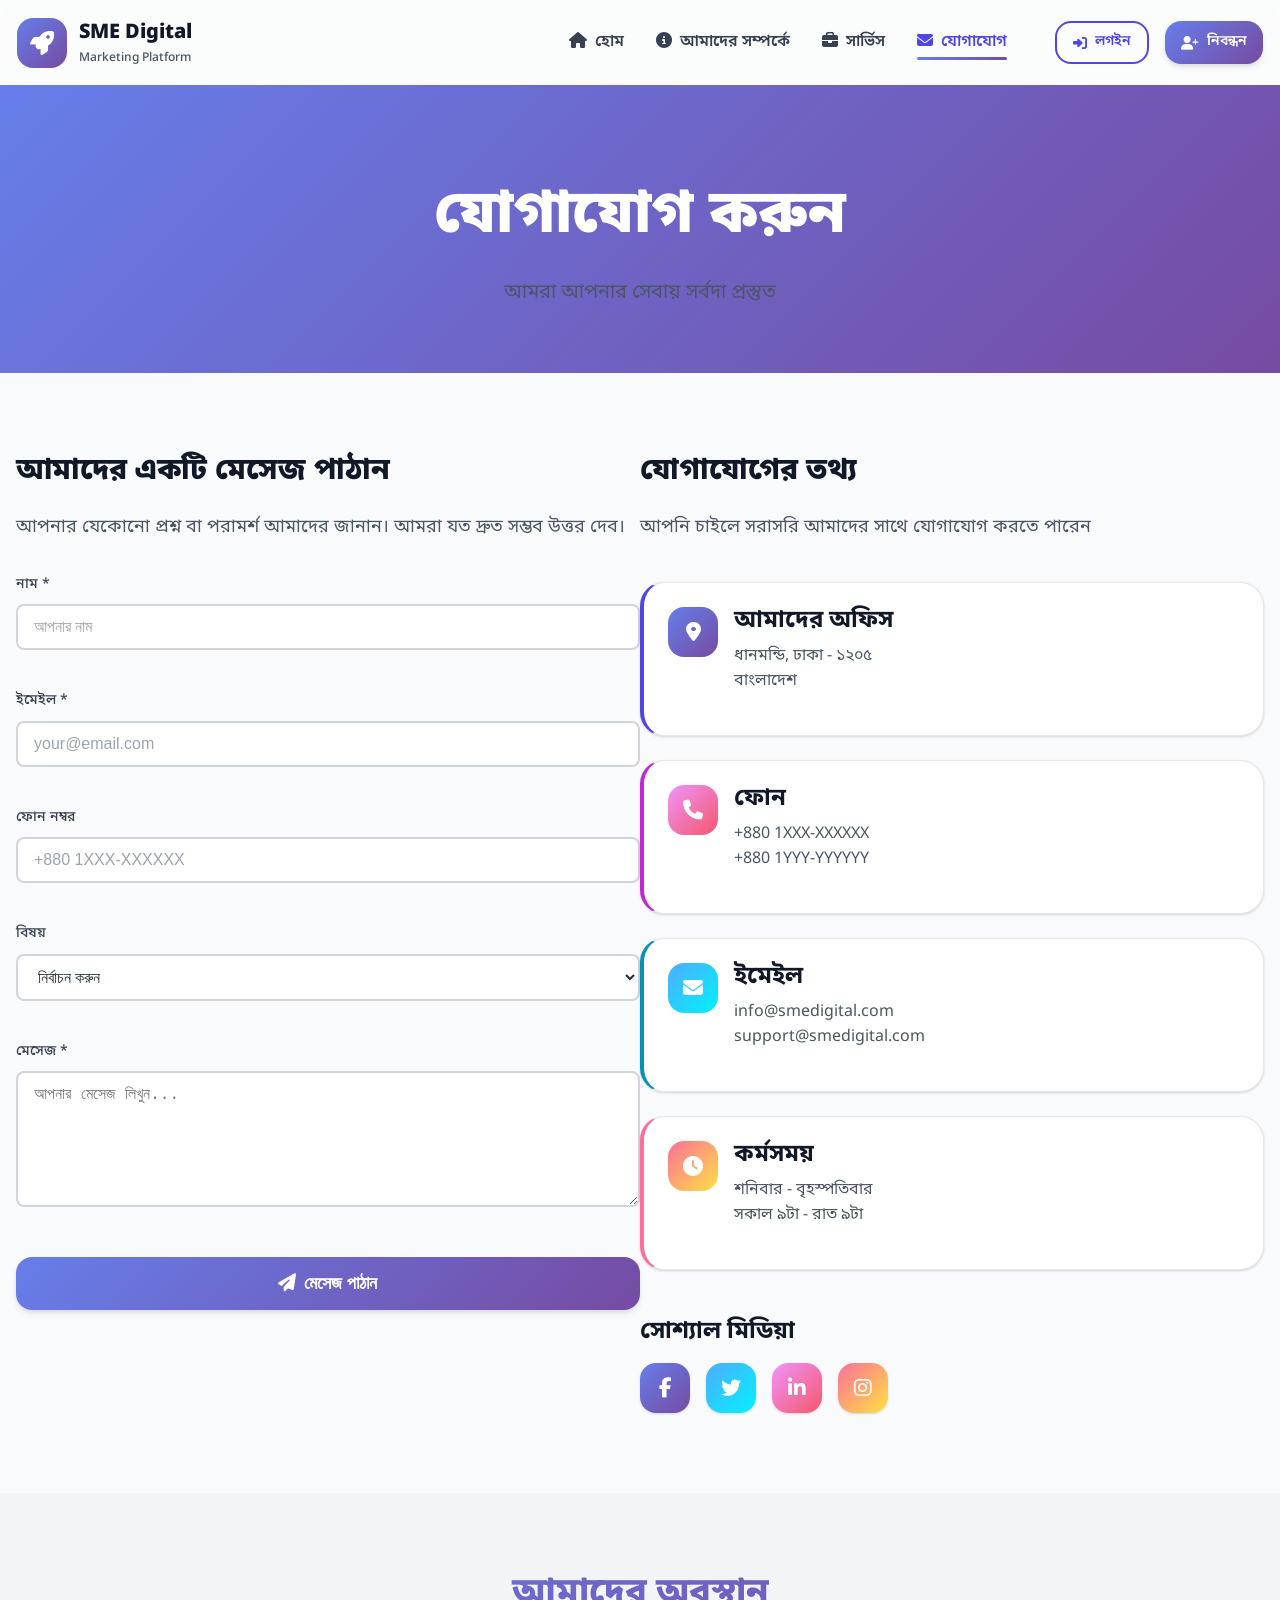
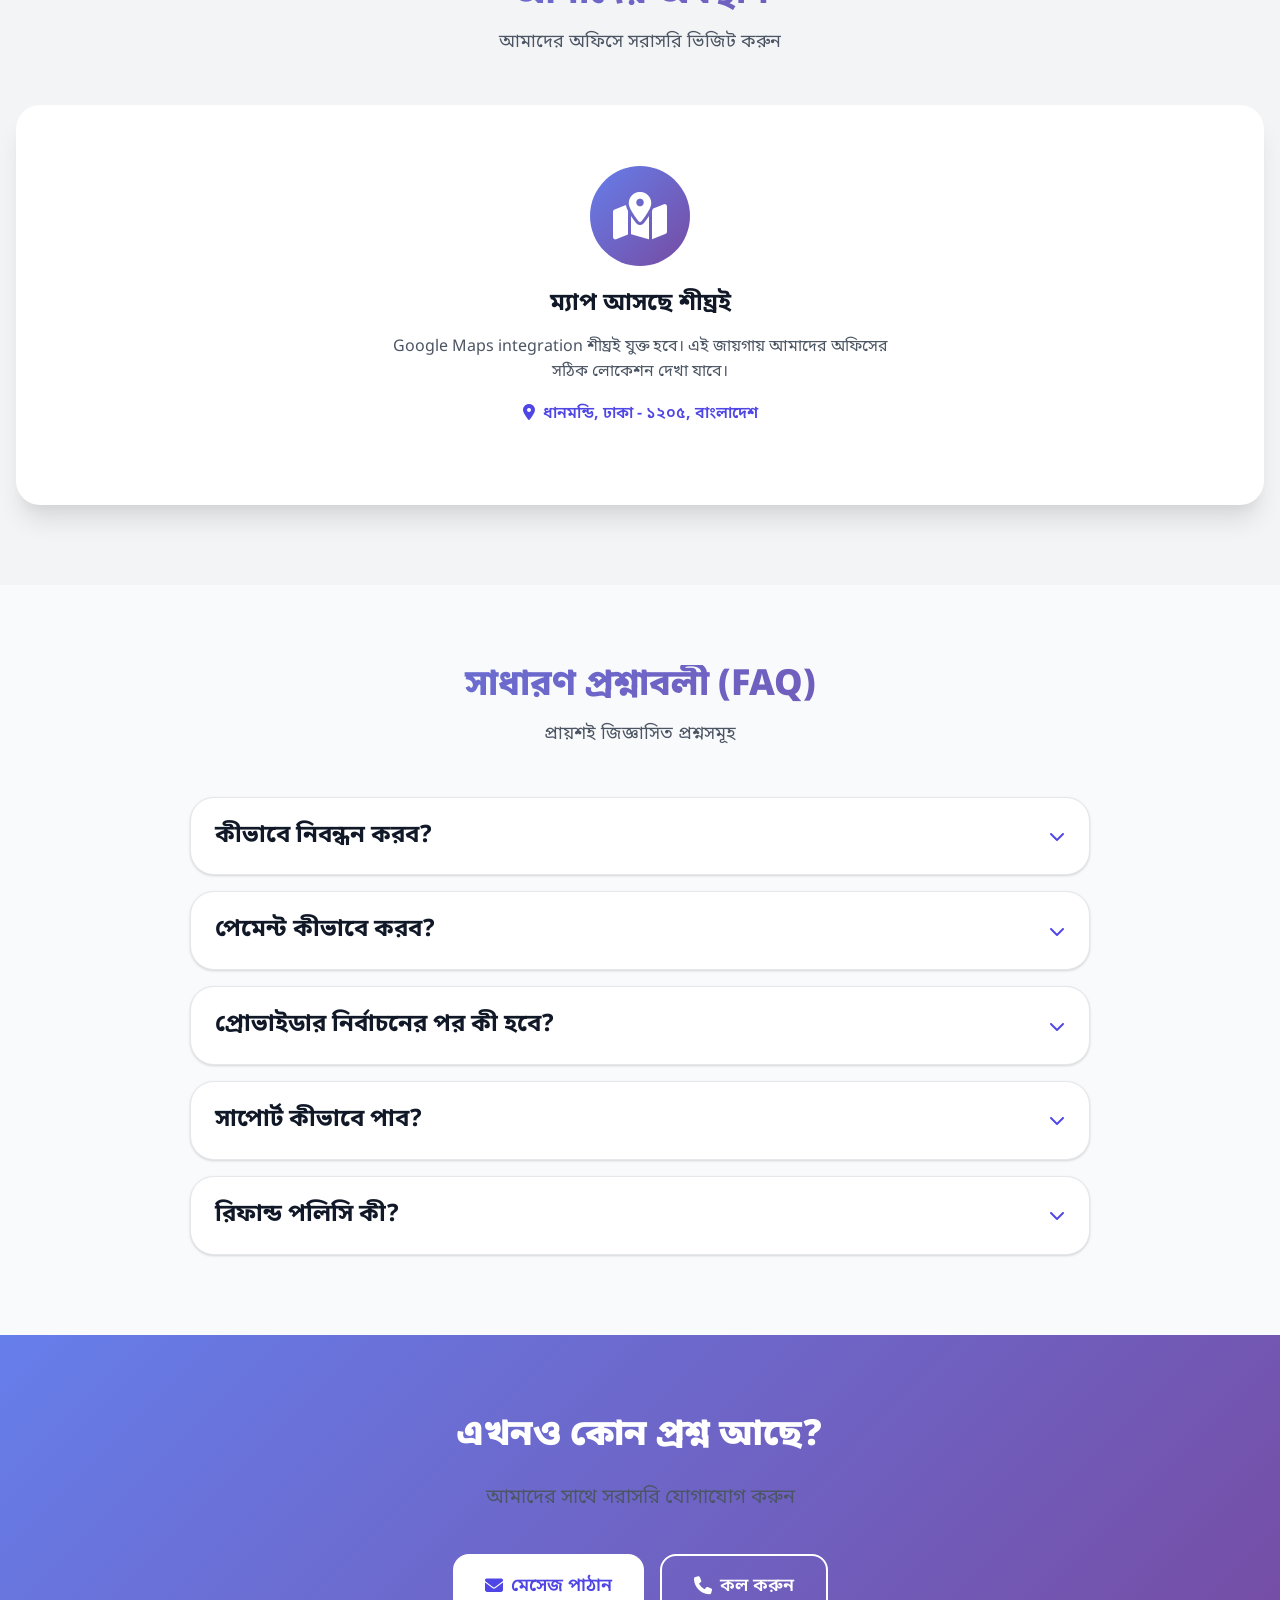
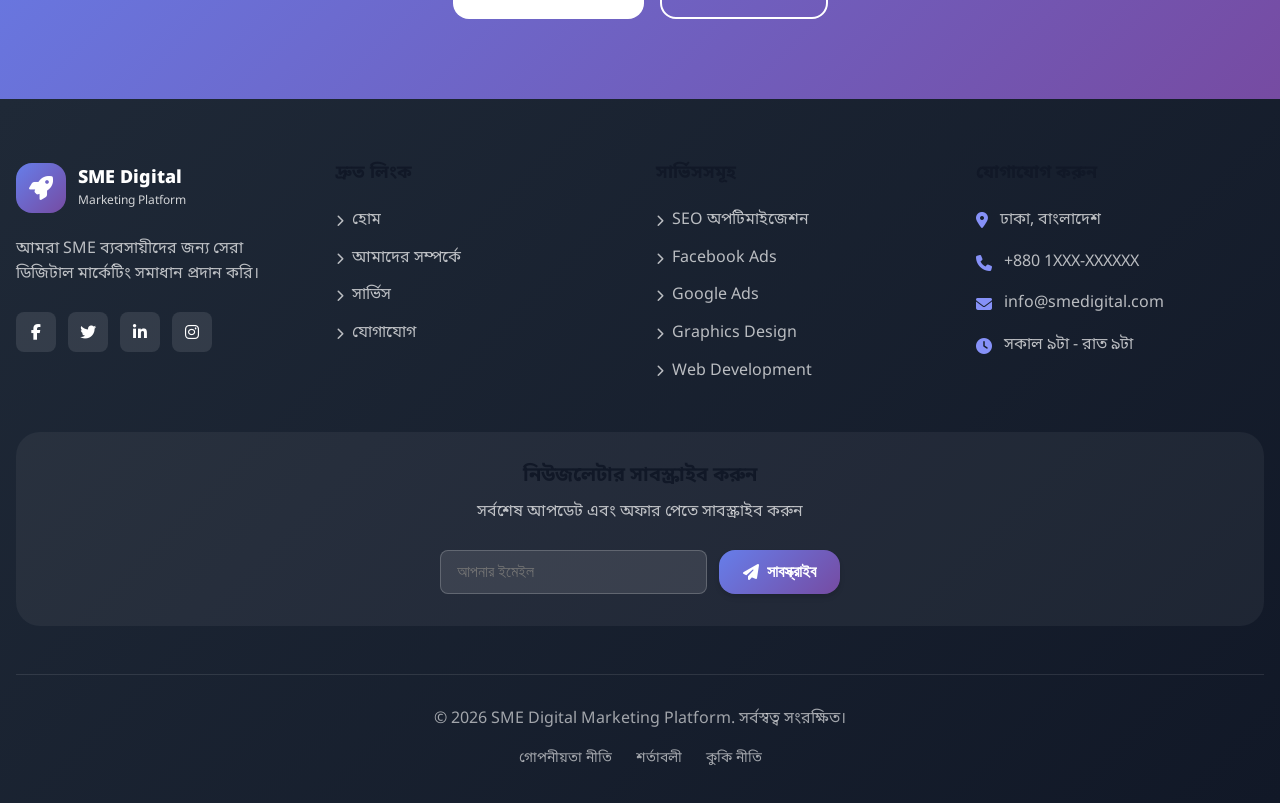
<file: contact.html>
﻿<!DOCTYPE html>
<html lang="bn">
<head>
    <meta charset="UTF-8">
    <meta name="viewport" content="width=device-width, initial-scale=1.0">
    <meta name="description" content="যোগাযোগ করুন - SME Digital Marketing Platform">
    <title>যোগাযোগ - SME Digital Marketing Platform</title>
    
    <link rel="stylesheet" href="css/style.css">
    <link rel="stylesheet" href="https://cdnjs.cloudflare.com/ajax/libs/font-awesome/6.4.0/css/all.min.css">
</head>
<body class="bengali">
    <div id="navbar"></div>
    
    <!-- Page Header -->
    <section style="background: var(--gradient-primary); padding: 6rem 0 4rem; text-align: center; color: white;">
        <div class="container">
            <h1 class="animate-fadeInUp" style="font-size: var(--text-6xl); font-weight: 900; margin-bottom: 1.5rem; color: white;">যোগাযোগ করুন</h1>
            <p class="animate-fadeInUp animate-delay-1" style="font-size: var(--text-xl); max-width: 700px; margin: 0 auto; opacity: 0.95;">আমরা আপনার সেবায় সর্বদা প্রস্তুত</p>
        </div>
    </section>
    
    <!-- Contact Section -->
    <section class="section">
        <div class="container">
            <div class="grid grid-cols-2 gap-12">
                <!-- Contact Form -->
                <div>
                    <h2 style="font-size: var(--text-3xl); font-weight: 800; margin-bottom: 1.5rem; color: var(--gray-900);">আমাদের একটি মেসেজ পাঠান</h2>
                    <p style="color: var(--gray-600); margin-bottom: 2rem; font-size: var(--text-lg);">
                        আপনার যেকোনো প্রশ্ন বা পরামর্শ আমাদের জানান। আমরা যত দ্রুত সম্ভব উত্তর দেব।
                    </p>
                    
                    <form id="contactForm" style="display: flex; flex-direction: column; gap: 1.5rem;">
                        <div class="form-group">
                            <label class="form-label">নাম *</label>
                            <input type="text" name="name" required class="form-input" placeholder="আপনার নাম">
                        </div>
                        
                        <div class="form-group">
                            <label class="form-label">ইমেইল *</label>
                            <input type="email" name="email" required class="form-input" placeholder="your@email.com">
                        </div>
                        
                        <div class="form-group">
                            <label class="form-label">ফোন নম্বর</label>
                            <input type="tel" name="phone" class="form-input" placeholder="+880 1XXX-XXXXXX">
                        </div>
                        
                        <div class="form-group">
                            <label class="form-label">বিষয়</label>
                            <select name="subject" class="form-select">
                                <option value="">নির্বাচন করুন</option>
                                <option value="general">সাধারণ জিজ্ঞাসা</option>
                                <option value="service">সার্ভিস সম্পর্কে</option>
                                <option value="support">টেকনিক্যাল সাপোর্ট</option>
                                <option value="partnership">পার্টনারশিপ</option>
                                <option value="other">অন্যান্য</option>
                            </select>
                        </div>
                        
                        <div class="form-group">
                            <label class="form-label">মেসেজ *</label>
                            <textarea name="message" required class="form-textarea" rows="6" placeholder="আপনার মেসেজ লিখুন..."></textarea>
                        </div>
                        
                        <button type="submit" class="btn btn-primary btn-lg">
                            <i class="fas fa-paper-plane" style="margin-right: 0.5rem;"></i>মেসেজ পাঠান
                        </button>
                    </form>
                </div>
                
                <!-- Contact Info -->
                <div>
                    <h2 style="font-size: var(--text-3xl); font-weight: 800; margin-bottom: 1.5rem; color: var(--gray-900);">যোগাযোগের তথ্য</h2>
                    <p style="color: var(--gray-600); margin-bottom: 2.5rem; font-size: var(--text-lg);">
                        আপনি চাইলে সরাসরি আমাদের সাথে যোগাযোগ করতে পারেন
                    </p>
                    
                    <div style="display: flex; flex-direction: column; gap: 1.5rem; margin-bottom: 3rem;">
                        <div class="card" style="padding: 1.5rem; border-left: 4px solid var(--primary-600);">
                            <div style="display: flex; align-items: start; gap: 1rem;">
                                <div style="width: 50px; height: 50px; background: var(--gradient-primary); border-radius: var(--radius-lg); display: flex; align-items: center; justify-content: center; flex-shrink: 0;">
                                    <i class="fas fa-map-marker-alt" style="color: white; font-size: 1.25rem;"></i>
                                </div>
                                <div>
                                    <h4 style="font-weight: 700; color: var(--gray-900); margin-bottom: 0.5rem;">আমাদের অফিস</h4>
                                    <p style="color: var(--gray-600);">ধানমন্ডি, ঢাকা - ১২০৫<br>বাংলাদেশ</p>
                                </div>
                            </div>
                        </div>
                        
                        <div class="card" style="padding: 1.5rem; border-left: 4px solid var(--secondary-600);">
                            <div style="display: flex; align-items: start; gap: 1rem;">
                                <div style="width: 50px; height: 50px; background: var(--gradient-secondary); border-radius: var(--radius-lg); display: flex; align-items: center; justify-content: center; flex-shrink: 0;">
                                    <i class="fas fa-phone" style="color: white; font-size: 1.25rem;"></i>
                                </div>
                                <div>
                                    <h4 style="font-weight: 700; color: var(--gray-900); margin-bottom: 0.5rem;">ফোন</h4>
                                    <p style="color: var(--gray-600);">+880 1XXX-XXXXXX<br>+880 1YYY-YYYYYY</p>
                                </div>
                            </div>
                        </div>
                        
                        <div class="card" style="padding: 1.5rem; border-left: 4px solid var(--accent-600);">
                            <div style="display: flex; align-items: start; gap: 1rem;">
                                <div style="width: 50px; height: 50px; background: var(--gradient-accent); border-radius: var(--radius-lg); display: flex; align-items: center; justify-content: center; flex-shrink: 0;">
                                    <i class="fas fa-envelope" style="color: white; font-size: 1.25rem;"></i>
                                </div>
                                <div>
                                    <h4 style="font-weight: 700; color: var(--gray-900); margin-bottom: 0.5rem;">ইমেইল</h4>
                                    <p style="color: var(--gray-600);">info@smedigital.com<br>support@smedigital.com</p>
                                </div>
                            </div>
                        </div>
                        
                        <div class="card" style="padding: 1.5rem; border-left: 4px solid #fa709a;">
                            <div style="display: flex; align-items: start; gap: 1rem;">
                                <div style="width: 50px; height: 50px; background: linear-gradient(135deg, #fa709a 0%, #fee140 100%); border-radius: var(--radius-lg); display: flex; align-items: center; justify-content: center; flex-shrink: 0;">
                                    <i class="fas fa-clock" style="color: white; font-size: 1.25rem;"></i>
                                </div>
                                <div>
                                    <h4 style="font-weight: 700; color: var(--gray-900); margin-bottom: 0.5rem;">কর্মসময়</h4>
                                    <p style="color: var(--gray-600);">শনিবার - বৃহস্পতিবার<br>সকাল ৯টা - রাত ৯টা</p>
                                </div>
                            </div>
                        </div>
                    </div>
                    
                    <!-- Social Media -->
                    <div>
                        <h4 style="font-weight: 700; color: var(--gray-900); margin-bottom: 1rem;">সোশ্যাল মিডিয়া</h4>
                        <div style="display: flex; gap: 1rem;">
                            <a href="#" style="width: 50px; height: 50px; background: var(--gradient-primary); border-radius: var(--radius-lg); display: flex; align-items: center; justify-content: center; color: white; text-decoration: none; transition: all 0.3s; box-shadow: var(--shadow);">
                                <i class="fab fa-facebook-f" style="font-size: 1.25rem;"></i>
                            </a>
                            <a href="#" style="width: 50px; height: 50px; background: var(--gradient-accent); border-radius: var(--radius-lg); display: flex; align-items: center; justify-content: center; color: white; text-decoration: none; transition: all 0.3s; box-shadow: var(--shadow);">
                                <i class="fab fa-twitter" style="font-size: 1.25rem;"></i>
                            </a>
                            <a href="#" style="width: 50px; height: 50px; background: var(--gradient-secondary); border-radius: var(--radius-lg); display: flex; align-items: center; justify-content: center; color: white; text-decoration: none; transition: all 0.3s; box-shadow: var(--shadow);">
                                <i class="fab fa-linkedin-in" style="font-size: 1.25rem;"></i>
                            </a>
                            <a href="#" style="width: 50px; height: 50px; background: linear-gradient(135deg, #fa709a 0%, #fee140 100%); border-radius: var(--radius-lg); display: flex; align-items: center; justify-content: center; color: white; text-decoration: none; transition: all 0.3s; box-shadow: var(--shadow);">
                                <i class="fab fa-instagram" style="font-size: 1.25rem;"></i>
                            </a>
                        </div>
                    </div>
                </div>
            </div>
        </div>
    </section>
    
    <!-- Map Section -->
    <section class="section" style="background: var(--gray-100);">
        <div class="container">
            <h2 class="section-title">আমাদের অবস্থান</h2>
            <p class="section-subtitle">আমাদের অফিসে সরাসরি ভিজিট করুন</p>
            
            <div style="margin-top: 3rem; border-radius: var(--radius-xl); overflow: hidden; box-shadow: var(--shadow-xl); height: 400px; background: white; display: flex; align-items: center; justify-content: center;">
                <!-- Placeholder for map -->
                <div style="text-align: center; padding: 3rem;">
                    <div style="width: 100px; height: 100px; background: var(--gradient-primary); border-radius: 50%; display: flex; align-items: center; justify-content: center; margin: 0 auto 1.5rem; color: white; font-size: 3rem;">
                        <i class="fas fa-map-marked-alt"></i>
                    </div>
                    <h3 style="font-size: var(--text-2xl); font-weight: 700; margin-bottom: 1rem; color: var(--gray-900);">ম্যাপ আসছে শীঘ্রই</h3>
                    <p style="color: var(--gray-600); max-width: 500px; margin: 0 auto;">Google Maps integration শীঘ্রই যুক্ত হবে। এই জায়গায় আমাদের অফিসের সঠিক লোকেশন দেখা যাবে।</p>
                    <p style="color: var(--primary-600); font-weight: 600; margin-top: 1rem;">
                        <i class="fas fa-map-marker-alt" style="margin-right: 0.5rem;"></i>ধানমন্ডি, ঢাকা - ১২০৫, বাংলাদেশ
                    </p>
                </div>
            </div>
        </div>
    </section>
    
    <!-- FAQ Section -->
    <section class="section">
        <div class="container">
            <h2 class="section-title">সাধারণ প্রশ্নাবলী (FAQ)</h2>
            <p class="section-subtitle">প্রায়শই জিজ্ঞাসিত প্রশ্নসমূহ</p>
            
            <div style="max-width: 900px; margin: 3rem auto 0; display: flex; flex-direction: column; gap: 1rem;">
                <div class="card" style="padding: 1.5rem;">
                    <div style="display: flex; justify-content: space-between; align-items: center; cursor: pointer;" onclick="toggleFaq(this)">
                        <h4 style="font-weight: 700; color: var(--gray-900);">কীভাবে নিবন্ধন করব?</h4>
                        <i class="fas fa-chevron-down" style="color: var(--primary-600); transition: transform 0.3s;"></i>
                    </div>
                    <div class="faq-content" style="display: none; padding-top: 1rem; color: var(--gray-600);">
                        <p>হোম পেজ থেকে "নিবন্ধন" বাটনে ক্লিক করুন। তারপর আপনি কাস্টমার নাকি প্রোভাইডার তা নির্বাচন করে প্রয়োজনীয় তথ্য দিয়ে রেজিস্ট্রেশন সম্পন্ন করুন।</p>
                    </div>
                </div>
                
                <div class="card" style="padding: 1.5rem;">
                    <div style="display: flex; justify-content: space-between; align-items: center; cursor: pointer;" onclick="toggleFaq(this)">
                        <h4 style="font-weight: 700; color: var(--gray-900);">পেমেন্ট কীভাবে করব?</h4>
                        <i class="fas fa-chevron-down" style="color: var(--primary-600); transition: transform 0.3s;"></i>
                    </div>
                    <div class="faq-content" style="display: none; padding-top: 1rem; color: var(--gray-600);">
                        <p>আমরা বিভিন্ন পেমেন্ট মেথড সাপোর্ট করি - Card, Bkash, Nagad, এবং COD। ক্যাম্পেইন তৈরির সময় আপনার সুবিধামতো পেমেন্ট মেথড নির্বাচন করতে পারবেন।</p>
                    </div>
                </div>
                
                <div class="card" style="padding: 1.5rem;">
                    <div style="display: flex; justify-content: space-between; align-items: center; cursor: pointer;" onclick="toggleFaq(this)">
                        <h4 style="font-weight: 700; color: var(--gray-900);">প্রোভাইডার নির্বাচনের পর কী হবে?</h4>
                        <i class="fas fa-chevron-down" style="color: var(--primary-600); transition: transform 0.3s;"></i>
                    </div>
                    <div class="faq-content" style="display: none; padding-top: 1rem; color: var(--gray-600);">
                        <p>প্রোভাইডার নির্বাচনের পর অ্যাডমিন আপনার রিকোয়েস্ট রিভিউ করবে। অনুমোদন পেলে আপনি প্রোভাইডারের সাথে চ্যাট করতে এবং ক্যাম্পেইন তৈরি করতে পারবেন।</p>
                    </div>
                </div>
                
                <div class="card" style="padding: 1.5rem;">
                    <div style="display: flex; justify-content: space-between; align-items: center; cursor: pointer;" onclick="toggleFaq(this)">
                        <h4 style="font-weight: 700; color: var(--gray-900);">সাপোর্ট কীভাবে পাব?</h4>
                        <i class="fas fa-chevron-down" style="color: var(--primary-600); transition: transform 0.3s;"></i>
                    </div>
                    <div class="faq-content" style="display: none; padding-top: 1rem; color: var(--gray-600);">
                        <p>আপনি আপনার ড্যাশবোর্ড থেকে সাপোর্ট টিকেট তৈরি করতে পারবেন। এছাড়া ইমেইল, ফোন, বা লাইভ চ্যাটের মাধ্যমেও সাপোর্ট পাবেন।</p>
                    </div>
                </div>
                
                <div class="card" style="padding: 1.5rem;">
                    <div style="display: flex; justify-content: space-between; align-items: center; cursor: pointer;" onclick="toggleFaq(this)">
                        <h4 style="font-weight: 700; color: var(--gray-900);">রিফান্ড পলিসি কী?</h4>
                        <i class="fas fa-chevron-down" style="color: var(--primary-600); transition: transform 0.3s;"></i>
                    </div>
                    <div class="faq-content" style="display: none; padding-top: 1rem; color: var(--gray-600);">
                        <p>যদি সার্ভিস শুরু হওয়ার আগে ক্যান্সেল করতে চান, তাহলে সম্পূর্ণ রিফান্ড পাবেন। কাজ শুরু হওয়ার পর রিফান্ড পলিসি প্রজেক্টের ধরনের উপর নির্ভর করে।</p>
                    </div>
                </div>
            </div>
        </div>
    </section>
    
    <!-- CTA Section -->
    <section class="section" style="background: var(--gradient-primary); color: white; text-align: center;">
        <div class="container">
            <h2 style="font-size: var(--text-4xl); font-weight: 900; margin-bottom: 1.5rem; color: white;">এখনও কোন প্রশ্ন আছে?</h2>
            <p style="font-size: var(--text-xl); margin-bottom: 2.5rem; opacity: 0.95;">আমাদের সাথে সরাসরি যোগাযোগ করুন</p>
            <div style="display: flex; gap: 1rem; justify-content: center; flex-wrap: wrap;">
                <a href="#contactForm" class="btn btn-lg" style="background: white; color: var(--primary-600);" onclick="document.getElementById('contactForm').scrollIntoView({behavior: 'smooth'}); return false;">
                    <i class="fas fa-envelope" style="margin-right: 0.5rem;"></i>মেসেজ পাঠান
                </a>
                <a href="tel:+8801XXXXXXXXX" class="btn btn-lg btn-outline" style="border-color: white; color: white;">
                    <i class="fas fa-phone" style="margin-right: 0.5rem;"></i>কল করুন
                </a>
            </div>
        </div>
    </section>
    
    <div id="footer"></div>    <script src="js/components.js"></script>
    
    <div id="message" class="fixed" style="display: none; position: fixed; top: 1rem; right: 1rem; padding: 1rem 1.5rem; border-radius: var(--radius-lg); box-shadow: var(--shadow-xl); z-index: 1000; max-width: 400px;"></div>
    
    <script>
        function toggleFaq(element) {
            const content = element.nextElementSibling;
            const icon = element.querySelector('i');
            
            if (content.style.display === 'none' || content.style.display === '') {
                content.style.display = 'block';
                icon.style.transform = 'rotate(180deg)';
            } else {
                content.style.display = 'none';
                icon.style.transform = 'rotate(0deg)';
            }
        }
        
        function showMessage(text, type = 'success') {
            const msg = document.getElementById('message');
            msg.className = `fixed ${type === 'success' ? 'bg-gradient-primary' : 'bg-gradient-secondary'} text-white`;
            msg.style.display = 'block';
            msg.textContent = text;
            setTimeout(() => msg.style.display = 'none', 3000);
        }
        
        document.getElementById('contactForm').addEventListener('submit', async (e) => {
            e.preventDefault();
            
            // Simulate form submission
            showMessage('আপনার মেসেজ সফলভাবে পাঠানো হয়েছে! আমরা শীঘ্রই যোগাযোগ করব।', 'success');
            e.target.reset();
            
            // In production, you would send this to a backend API
            /*
            const formData = new FormData(e.target);
            const res = await fetch('api/contact.php', {
                method: 'POST',
                body: formData
            });
            const data = await res.json();
            if (data.success) {
                showMessage(data.message, 'success');
                e.target.reset();
            } else {
                showMessage(data.message, 'error');
            }
            */
        });
    </script>
</body>
</html>
</file>
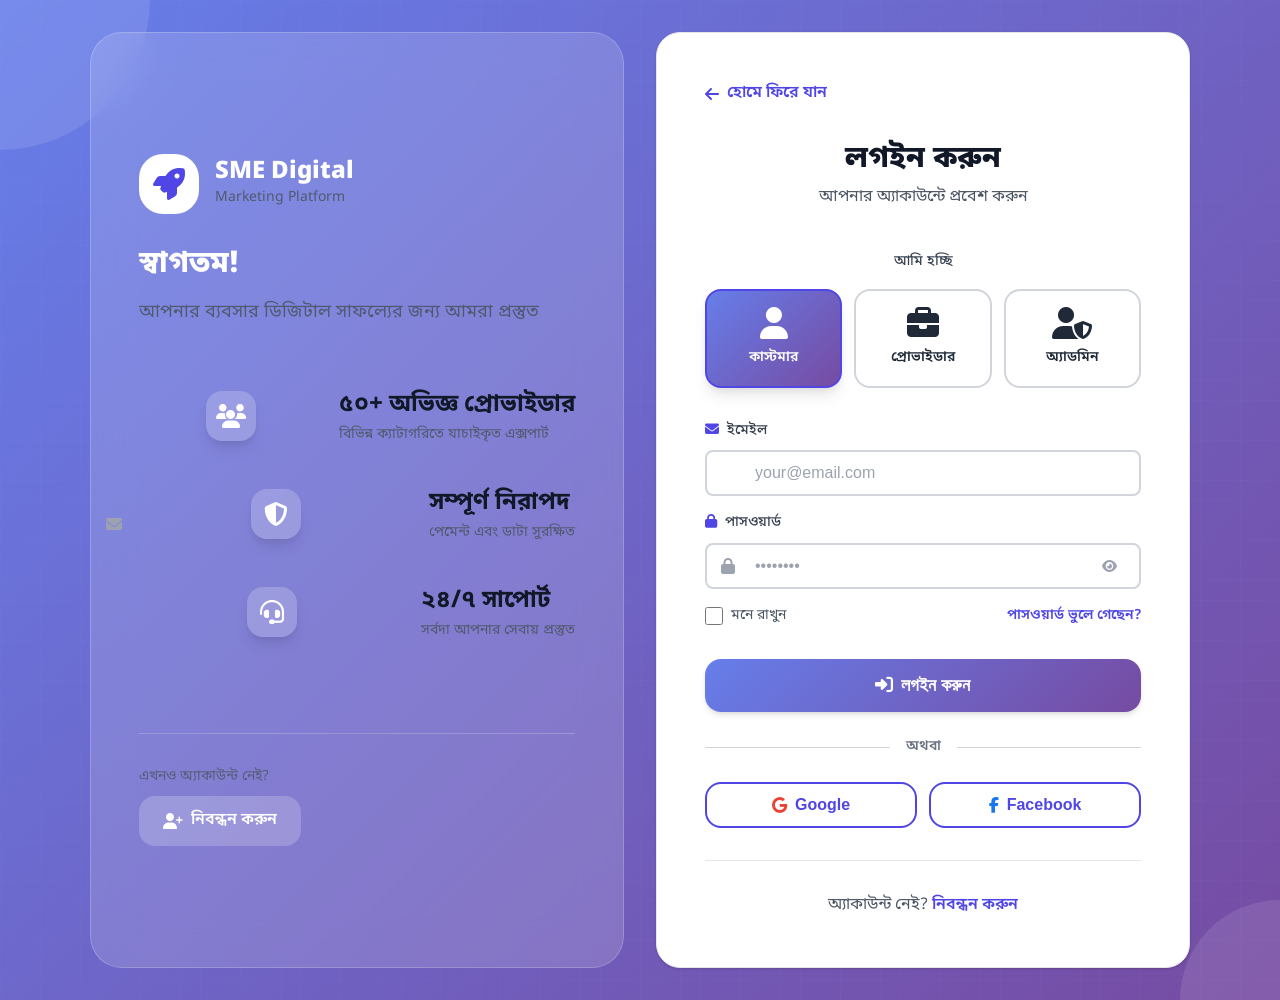
<file: login.html>
﻿<!DOCTYPE html>
<html lang="bn">
<head>
    <meta charset="UTF-8">
    <meta name="viewport" content="width=device-width, initial-scale=1.0">
    <meta name="description" content="লগইন করুন - SME Digital Marketing Platform">
    <title>লগইন - SME Digital Marketing Platform</title>
    
    <link rel="stylesheet" href="css/style.css">
    <link rel="stylesheet" href="https://cdnjs.cloudflare.com/ajax/libs/font-awesome/6.4.0/css/all.min.css">
    
    <style>
        .login-bg {
            min-height: 100vh;
            background: var(--gradient-aurora);
            background-size: 400% 400%;
            animation: gradientShift 15s ease infinite;
            display: flex;
            align-items: center;
            justify-content: center;
            padding: 2rem;
            position: relative;
            overflow: hidden;
        }
        
        .login-bg::before {
            content: '';
            position: absolute;
            top: 0;
            left: 0;
            right: 0;
            bottom: 0;
            background: url('data:image/svg+xml,<svg width="100" height="100" xmlns="http://www.w3.org/2000/svg"><defs><pattern id="grid" width="40" height="40" patternUnits="userSpaceOnUse"><path d="M 40 0 L 0 0 0 40" fill="none" stroke="rgba(255,255,255,0.1)" stroke-width="1"/></pattern></defs><rect width="100" height="100" fill="url(%23grid)"/></svg>');
            opacity: 0.3;
        }
        
        .login-container {
            max-width: 1100px;
            width: 100%;
            display: grid;
            grid-template-columns: 1fr 1fr;
            gap: 2rem;
            position: relative;
            z-index: 1;
        }
        
        .login-info {
            background: rgba(255, 255, 255, 0.15);
            backdrop-filter: blur(20px);
            -webkit-backdrop-filter: blur(20px);
            border: 1px solid rgba(255, 255, 255, 0.2);
            border-radius: var(--radius-2xl);
            padding: 3rem;
            color: white;
            display: flex;
            flex-direction: column;
            justify-content: center;
        }
        
        .login-card {
            animation: fadeInRight 0.8s ease-out;
        }
        
        .login-info {
            animation: fadeInLeft 0.8s ease-out;
        }
        
        @keyframes fadeInRight {
            from {
                opacity: 0;
                transform: translateX(30px);
            }
            to {
                opacity: 1;
                transform: translateX(0);
            }
        }
        
        @keyframes fadeInLeft {
            from {
                opacity: 0;
                transform: translateX(-30px);
            }
            to {
                opacity: 1;
                transform: translateX(0);
            }
        }
        
        .feature-item {
            display: flex;
            align-items: start;
            gap: 1rem;
            margin-bottom: 1.5rem;
        }
        
        .feature-icon {
            width: 50px;
            height: 50px;
            background: rgba(255, 255, 255, 0.2);
            border-radius: var(--radius-lg);
            display: flex;
            align-items: center;
            justify-content: center;
            flex-shrink: 0;
            font-size: 1.5rem;
        }
        
        @media (max-width: 768px) {
            .login-container {
                grid-template-columns: 1fr;
            }
            
            .login-info {
                display: none;
            }
        }
        
        .floating-shapes {
            position: absolute;
            width: 100%;
            height: 100%;
            overflow: hidden;
            z-index: 0;
        }
        
        .shape {
            position: absolute;
            background: rgba(255, 255, 255, 0.1);
            border-radius: 50%;
            animation: float 15s infinite ease-in-out;
        }
        
        .shape:nth-child(1) {
            width: 300px;
            height: 300px;
            top: -150px;
            left: -150px;
            animation-delay: 0s;
        }
        
        .shape:nth-child(2) {
            width: 200px;
            height: 200px;
            bottom: -100px;
            right: -100px;
            animation-delay: 5s;
        }
        
        .shape:nth-child(3) {
            width: 150px;
            height: 150px;
            top: 50%;
            right: 10%;
            animation-delay: 10s;
        }
        
        .user-type-btn {
            flex: 1;
            padding: 1rem;
            border: 2px solid var(--gray-300);
            background: white;
            border-radius: var(--radius-lg);
            cursor: pointer;
            transition: all 0.3s;
            display: flex;
            flex-direction: column;
            align-items: center;
            gap: 0.5rem;
        }
        
        .user-type-btn:hover {
            border-color: var(--primary-500);
            background: var(--primary-50);
            transform: translateY(-2px);
            box-shadow: var(--shadow-md);
        }
        
        .user-type-btn.active {
            border-color: var(--primary-600);
            background: var(--gradient-primary);
            color: white;
            box-shadow: var(--shadow-lg);
        }
        
        .user-type-btn i {
            font-size: 2rem;
        }
        
        .divider {
            display: flex;
            align-items: center;
            text-align: center;
            margin: 1.5rem 0;
            color: var(--gray-500);
        }
        
        .divider::before,
        .divider::after {
            content: '';
            flex: 1;
            border-bottom: 1px solid var(--gray-300);
        }
        
        .divider span {
            padding: 0 1rem;
            font-size: var(--text-sm);
            font-weight: 600;
        }
    </style>
</head>
<body class="bengali">
    <div class="login-bg">
        <!-- Floating Shapes -->
        <div class="floating-shapes">
            <div class="shape"></div>
            <div class="shape"></div>
            <div class="shape"></div>
        </div>
        
        <div class="login-container">
            <!-- Login Info -->
            <div class="login-info">
                <div style="margin-bottom: 3rem;">
                    <div style="display: flex; align-items: center; gap: 1rem; margin-bottom: 2rem;">
                        <div style="width: 60px; height: 60px; background: white; border-radius: var(--radius-xl); display: flex; align-items: center; justify-content: center;">
                            <i class="fas fa-rocket" style="color: var(--primary-600); font-size: 2rem;"></i>
                        </div>
                        <div>
                            <h1 style="font-size: var(--text-2xl); font-weight: 800; color: white; margin: 0;">SME Digital</h1>
                            <p style="font-size: var(--text-sm); opacity: 0.9; margin: 0;">Marketing Platform</p>
                        </div>
                    </div>
                    <h2 style="font-size: var(--text-3xl); font-weight: 800; margin-bottom: 1rem; color: white;">স্বাগতম!</h2>
                    <p style="font-size: var(--text-lg); opacity: 0.9; line-height: 1.6;">আপনার ব্যবসার ডিজিটাল সাফল্যের জন্য আমরা প্রস্তুত</p>
                </div>
                
                <div>
                    <div class="feature-item">
                        <div class="feature-icon">
                            <i class="fas fa-users"></i>
                        </div>
                        <div>
                            <h4 style="font-weight: 700; margin-bottom: 0.25rem;">৫০+ অভিজ্ঞ প্রোভাইডার</h4>
                            <p style="opacity: 0.9; font-size: var(--text-sm);">বিভিন্ন ক্যাটাগরিতে যাচাইকৃত এক্সপার্ট</p>
                        </div>
                    </div>
                    
                    <div class="feature-item">
                        <div class="feature-icon">
                            <i class="fas fa-shield-alt"></i>
                        </div>
                        <div>
                            <h4 style="font-weight: 700; margin-bottom: 0.25rem;">সম্পূর্ণ নিরাপদ</h4>
                            <p style="opacity: 0.9; font-size: var(--text-sm);">পেমেন্ট এবং ডাটা সুরক্ষিত</p>
                        </div>
                    </div>
                    
                    <div class="feature-item">
                        <div class="feature-icon">
                            <i class="fas fa-headset"></i>
                        </div>
                        <div>
                            <h4 style="font-weight: 700; margin-bottom: 0.25rem;">২৪/৭ সাপোর্ট</h4>
                            <p style="opacity: 0.9; font-size: var(--text-sm);">সর্বদা আপনার সেবায় প্রস্তুত</p>
                        </div>
                    </div>
                </div>
                
                <div style="margin-top: 3rem; padding-top: 2rem; border-top: 1px solid rgba(255, 255, 255, 0.2);">
                    <p style="opacity: 0.8; font-size: var(--text-sm); margin-bottom: 0.5rem;">এখনও অ্যাকাউন্ট নেই?</p>
                    <a href="register.html" style="display: inline-flex; align-items: center; gap: 0.5rem; color: white; font-weight: 600; text-decoration: none; background: rgba(255, 255, 255, 0.2); padding: 0.75rem 1.5rem; border-radius: var(--radius-lg); transition: all 0.3s;">
                        <i class="fas fa-user-plus"></i>
                        নিবন্ধন করুন
                    </a>
                </div>
            </div>
            
            <!-- Login Card -->
            <div class="card login-card" style="padding: 3rem;">
                <!-- Back to Home -->
                <div style="margin-bottom: 2rem;">
                    <a href="home.html" style="display: inline-flex; align-items: center; gap: 0.5rem; color: var(--primary-600); text-decoration: none; font-weight: 600; transition: all 0.3s;">
                        <i class="fas fa-arrow-left"></i>হোমে ফিরে যান
                    </a>
                </div>
                
                <div style="text-align: center; margin-bottom: 2.5rem;">
                    <h2 style="font-size: var(--text-3xl); font-weight: 800; margin-bottom: 0.5rem; color: var(--gray-900);">লগইন করুন</h2>
                    <p style="color: var(--gray-600);">আপনার অ্যাকাউন্টে প্রবেশ করুন</p>
                </div>
                
                <form id="loginForm">
                    <!-- User Type Selection -->
                    <div style="margin-bottom: 2rem;">
                        <label class="form-label" style="text-align: center; display: block; margin-bottom: 1rem;">আমি হচ্ছি</label>
                        <div style="display: grid; grid-template-columns: 1fr 1fr 1fr; gap: 0.75rem;">
                            <div class="user-type-btn active" onclick="selectUserType(this, 'user')">
                                <i class="fas fa-user"></i>
                                <span style="font-size: var(--text-sm); font-weight: 600;">কাস্টমার</span>
                            </div>
                            <div class="user-type-btn" onclick="selectUserType(this, 'provider')">
                                <i class="fas fa-briefcase"></i>
                                <span style="font-size: var(--text-sm); font-weight: 600;">প্রোভাইডার</span>
                            </div>
                            <div class="user-type-btn" onclick="selectUserType(this, 'admin')">
                                <i class="fas fa-user-shield"></i>
                                <span style="font-size: var(--text-sm); font-weight: 600;">অ্যাডমিন</span>
                            </div>
                        </div>
                        <input type="hidden" name="user_type" id="user_type" value="user">
                    </div>
                    
                    <div class="form-group">
                        <label class="form-label">
                            <i class="fas fa-envelope" style="margin-right: 0.5rem; color: var(--primary-600);"></i>ইমেইল
                        </label>
                        <input type="email" name="email" required class="form-input" placeholder="your@email.com" style="padding-left: 3rem;">
                        <i class="fas fa-envelope" style="position: absolute; left: 1rem; top: 50%; transform: translateY(-50%); color: var(--gray-400); margin-top: 1.5rem;"></i>
                    </div>
                    
                    <div class="form-group" style="position: relative;">
                        <label class="form-label">
                            <i class="fas fa-lock" style="margin-right: 0.5rem; color: var(--primary-600);"></i>পাসওয়ার্ড
                        </label>
                        <div style="position: relative;">
                            <input type="password" name="password" id="password" required class="form-input" placeholder="••••••••" style="padding-left: 3rem; padding-right: 3rem;">
                            <i class="fas fa-lock" style="position: absolute; left: 1rem; top: 50%; transform: translateY(-50%); color: var(--gray-400);"></i>
                            <button type="button" onclick="togglePassword()" style="position: absolute; right: 1rem; top: 50%; transform: translateY(-50%); background: none; border: none; color: var(--gray-400); cursor: pointer; padding: 0.5rem;">
                                <i class="fas fa-eye" id="toggleIcon"></i>
                            </button>
                        </div>
                    </div>
                    
                    <div style="display: flex; justify-content: space-between; align-items: center; margin-bottom: 2rem;">
                        <label style="display: flex; align-items: center; gap: 0.5rem; cursor: pointer;">
                            <input type="checkbox" name="remember" style="width: 18px; height: 18px; cursor: pointer;">
                            <span style="font-size: var(--text-sm); color: var(--gray-600);">মনে রাখুন</span>
                        </label>
                        <a href="#" style="font-size: var(--text-sm); color: var(--primary-600); text-decoration: none; font-weight: 600;">পাসওয়ার্ড ভুলে গেছেন?</a>
                    </div>
                    
                    <button type="submit" class="btn btn-primary btn-lg" style="width: 100%;">
                        <i class="fas fa-sign-in-alt" style="margin-right: 0.5rem;"></i>লগইন করুন
                    </button>
                    
                    <div class="divider">
                        <span>অথবা</span>
                    </div>
                    
                    <div style="display: grid; grid-template-columns: 1fr 1fr; gap: 0.75rem;">
                        <button type="button" class="btn btn-outline" style="display: flex; align-items: center; justify-content: center; gap: 0.5rem;">
                            <i class="fab fa-google" style="color: #EA4335;"></i>
                            Google
                        </button>
                        <button type="button" class="btn btn-outline" style="display: flex; align-items: center; justify-content: center; gap: 0.5rem;">
                            <i class="fab fa-facebook-f" style="color: #1877F2;"></i>
                            Facebook
                        </button>
                    </div>
                </form>
                
                <div style="margin-top: 2rem; text-align: center; padding-top: 2rem; border-top: 1px solid var(--gray-200);">
                    <p style="color: var(--gray-600); margin: 0;">অ্যাকাউন্ট নেই? <a href="register.html" style="color: var(--primary-600); font-weight: 600; text-decoration: none;">নিবন্ধন করুন</a></p>
                </div>
            </div>
        </div>
    </div>
    
    <div id="message" class="fixed" style="display: none; position: fixed; top: 1rem; right: 1rem; padding: 1rem 1.5rem; border-radius: var(--radius-lg); box-shadow: var(--shadow-xl); z-index: 1000; max-width: 400px;"></div>
    
    <script>
        function selectUserType(element, type) {
            // Remove active class from all buttons
            document.querySelectorAll('.user-type-btn').forEach(btn => {
                btn.classList.remove('active');
            });
            
            // Add active class to clicked button
            element.classList.add('active');
            
            // Update hidden input
            document.getElementById('user_type').value = type;
        }
        
        function togglePassword() {
            const passwordInput = document.getElementById('password');
            const toggleIcon = document.getElementById('toggleIcon');
            
            if (passwordInput.type === 'password') {
                passwordInput.type = 'text';
                toggleIcon.classList.remove('fa-eye');
                toggleIcon.classList.add('fa-eye-slash');
            } else {
                passwordInput.type = 'password';
                toggleIcon.classList.remove('fa-eye-slash');
                toggleIcon.classList.add('fa-eye');
            }
        }
        
        function showMessage(text, type = 'success') {
            const msg = document.getElementById('message');
            msg.className = `fixed ${type === 'success' ? 'bg-gradient-primary' : 'bg-gradient-secondary'} text-white`;
            msg.style.display = 'block';
            msg.textContent = text;
            setTimeout(() => msg.style.display = 'none', 3000);
        }
        
        document.getElementById('loginForm').addEventListener('submit', async (e) => {
            e.preventDefault();
            const formData = new FormData(e.target);
            formData.append('action', 'login');
            
            try {
                const res = await fetch('api/auth.php', {
                    method: 'POST',
                    body: formData
                });
                
                const data = await res.json();
                if (data.success) {
                    showMessage(data.message, 'success');
                    setTimeout(() => window.location.href = data.redirect, 1000);
                } else {
                    showMessage(data.message, 'error');
                }
            } catch (error) {
                showMessage('একটি ত্রুটি ঘটেছে। আবার চেষ্টা করুন।', 'error');
            }
        });
    </script>
</body>
</html>
</file>
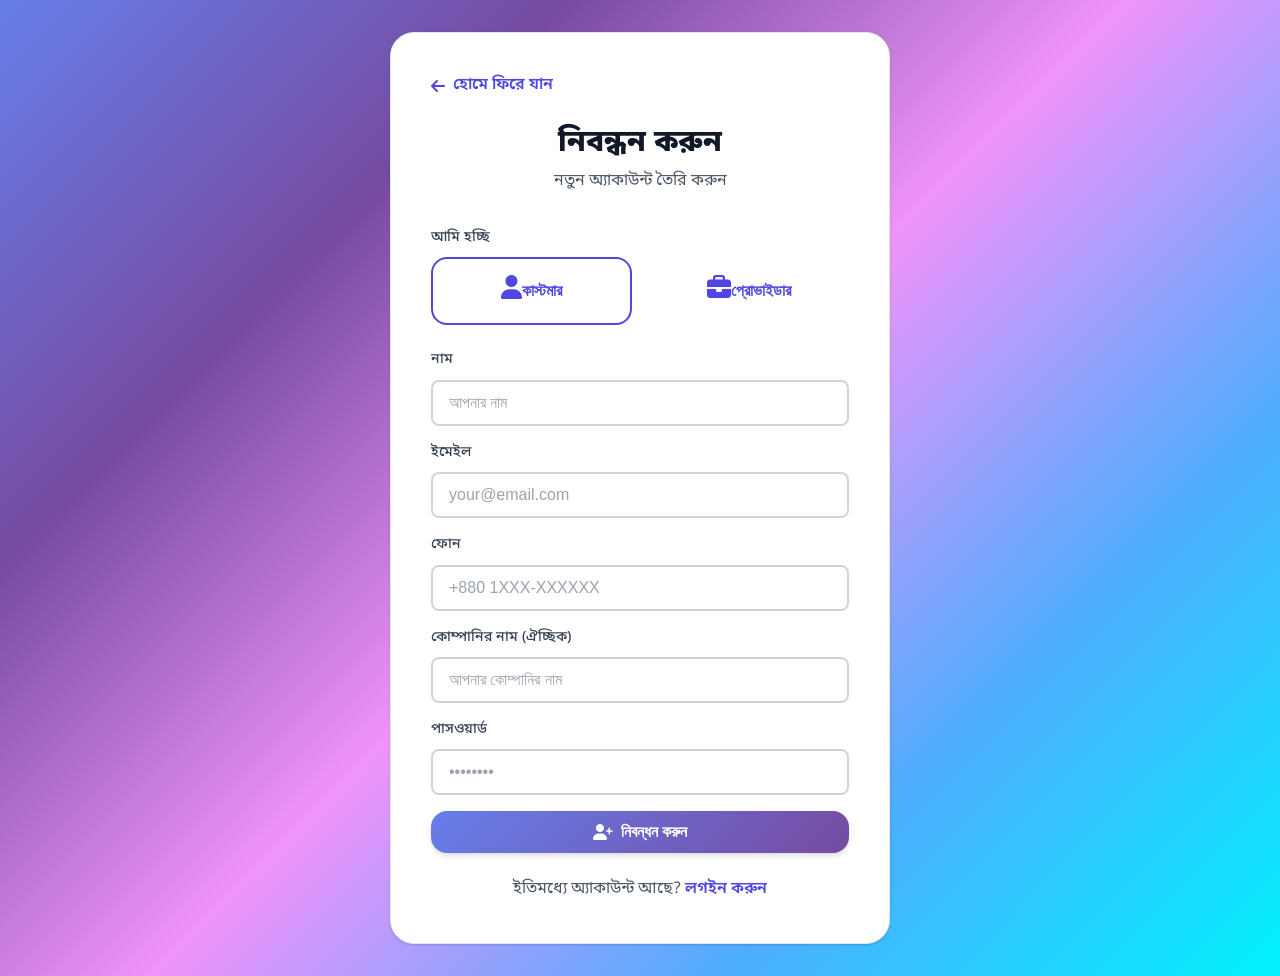
<file: register.html>
﻿<!DOCTYPE html>
<html lang="bn">
<head>
    <meta charset="UTF-8">
    <meta name="viewport" content="width=device-width, initial-scale=1.0">
    <meta name="description" content="নিবন্ধন করুন - SME Digital Marketing Platform">
    <title>নিবন্ধন - SME Digital Marketing Platform</title>
    
    <link rel="stylesheet" href="css/style.css">
    <link rel="stylesheet" href="https://cdnjs.cloudflare.com/ajax/libs/font-awesome/6.4.0/css/all.min.css">
</head>
<body class="bengali" style="background: var(--gradient-aurora); min-height: 100vh; display: flex; align-items: center; justify-content: center; padding: 2rem;">
    <div style="max-width: 500px; width: 100%;">
        <div class="card" style="padding: 2.5rem; animation: fadeInUp 0.8s ease-out;">
            <!-- Back to Home -->
            <div style="margin-bottom: 1.5rem;">
                <a href="home.html" style="display: inline-flex; align-items: center; gap: 0.5rem; color: var(--primary-600); text-decoration: none; font-weight: 600; transition: all 0.3s;">
                    <i class="fas fa-arrow-left"></i>হোমে ফিরে যান
                </a>
            </div>
            
            <div style="text-align: center; margin-bottom: 2rem;">
                <h1 style="font-size: var(--text-3xl); font-weight: 800; margin-bottom: 0.5rem; color: var(--gray-900);">নিবন্ধন করুন</h1>
                <p style="color: var(--gray-600);">নতুন অ্যাকাউন্ট তৈরি করুন</p>
            </div>
            
            <!-- User Type Selection -->
            <div style="margin-bottom: 1.5rem;">
                <label class="form-label">আমি হচ্ছি</label>
                <div style="display: grid; grid-template-columns: 1fr 1fr; gap: 1rem;">
                    <button onclick="showUserRegister()" class="btn btn-outline" id="userRegBtn" style="padding: 1rem;">
                        <i class="fas fa-user" style="display: block; font-size: 1.5rem; margin-bottom: 0.5rem;"></i>
                        কাস্টমার
                    </button>
                    <button onclick="showProviderRegister()" class="btn btn-ghost" id="providerRegBtn" style="padding: 1rem;">
                        <i class="fas fa-briefcase" style="display: block; font-size: 1.5rem; margin-bottom: 0.5rem;"></i>
                        প্রোভাইডার
                    </button>
                </div>
            </div>
            
            <!-- User Registration Form -->
            <form id="userRegisterForm" style="display: block;">
                <div class="form-group">
                    <label class="form-label">নাম</label>
                    <input type="text" name="name" required class="form-input" placeholder="আপনার নাম">
                </div>
                
                <div class="form-group">
                    <label class="form-label">ইমেইল</label>
                    <input type="email" name="email" required class="form-input" placeholder="your@email.com">
                </div>
                
                <div class="form-group">
                    <label class="form-label">ফোন</label>
                    <input type="tel" name="phone" required class="form-input" placeholder="+880 1XXX-XXXXXX">
                </div>
                
                <div class="form-group">
                    <label class="form-label">কোম্পানির নাম (ঐচ্ছিক)</label>
                    <input type="text" name="company_name" class="form-input" placeholder="আপনার কোম্পানির নাম">
                </div>
                
                <div class="form-group">
                    <label class="form-label">পাসওয়ার্ড</label>
                    <input type="password" name="password" required class="form-input" placeholder="••••••••">
                </div>
                
                <button type="submit" class="btn btn-primary" style="width: 100%;">
                    <i class="fas fa-user-plus" style="margin-right: 0.5rem;"></i>নিবন্ধন করুন
                </button>
            </form>
            
            <!-- Provider Registration Form -->
            <form id="providerRegisterForm" style="display: none;">
                <div class="form-group">
                    <label class="form-label">নাম</label>
                    <input type="text" name="name" required class="form-input" placeholder="আপনার নাম">
                </div>
                
                <div class="form-group">
                    <label class="form-label">ইমেইল</label>
                    <input type="email" name="email" required class="form-input" placeholder="your@email.com">
                </div>
                
                <div class="form-group">
                    <label class="form-label">ফোন</label>
                    <input type="tel" name="phone" required class="form-input" placeholder="+880 1XXX-XXXXXX">
                </div>
                
                <div class="form-group">
                    <label class="form-label">কোম্পানির নাম (ঐচ্ছিক)</label>
                    <input type="text" name="company_name" class="form-input" placeholder="আপনার কোম্পানির নাম">
                </div>
                
                <div class="form-group">
                    <label class="form-label">ক্যাটাগরি</label>
                    <select name="category" required class="form-select">
                        <option value="">নির্বাচন করুন</option>
                        <option value="SEO">SEO</option>
                        <option value="Facebook Ads">Facebook Ads</option>
                        <option value="Google Ads">Google Ads</option>
                        <option value="Graphics">Graphics</option>
                        <option value="Web Dev">Web Dev</option>
                    </select>
                </div>
                
                <div class="form-group">
                    <label class="form-label">অভিজ্ঞতা (বছর)</label>
                    <input type="number" name="experience" required min="0" class="form-input" placeholder="0">
                </div>
                
                <div style="display: grid; grid-template-columns: 1fr 1fr; gap: 1rem;">
                    <div class="form-group">
                        <label class="form-label">ন্যূনতম বাজেট (৳)</label>
                        <input type="number" name="budget_min" required min="0" class="form-input" placeholder="0">
                    </div>
                    <div class="form-group">
                        <label class="form-label">সর্বোচ্চ বাজেট (৳)</label>
                        <input type="number" name="budget_max" required min="0" class="form-input" placeholder="0">
                    </div>
                </div>
                
                <div class="form-group">
                    <label class="form-label">বায়ো</label>
                    <textarea name="bio" rows="3" class="form-textarea" placeholder="আপনার সম্পর্কে কিছু লিখুন..."></textarea>
                </div>
                
                <div class="form-group">
                    <label class="form-label">পাসওয়ার্ড</label>
                    <input type="password" name="password" required class="form-input" placeholder="••••••••">
                </div>
                
                <button type="submit" class="btn btn-secondary" style="width: 100%;">
                    <i class="fas fa-briefcase" style="margin-right: 0.5rem;"></i>নিবন্ধন করুন
                </button>
            </form>
            
            <div style="margin-top: 1.5rem; text-align: center;">
                <p style="color: var(--gray-600); margin: 0;">ইতিমধ্যে অ্যাকাউন্ট আছে? <a href="login.html" style="color: var(--primary-600); font-weight: 600; text-decoration: none;">লগইন করুন</a></p>
            </div>
        </div>
    </div>
    
    <div id="message" class="fixed" style="display: none; position: fixed; top: 1rem; right: 1rem; padding: 1rem 1.5rem; border-radius: var(--radius-lg); box-shadow: var(--shadow-xl); z-index: 1000; max-width: 400px;"></div>
    
    <script>
        function showMessage(text, type = 'success') {
            const msg = document.getElementById('message');
            msg.className = `fixed ${type === 'success' ? 'bg-gradient-primary' : 'bg-gradient-secondary'} text-white`;
            msg.style.display = 'block';
            msg.textContent = text;
            setTimeout(() => msg.style.display = 'none', 3000);
        }
        
        function showUserRegister() {
            document.getElementById('userRegisterForm').style.display = 'block';
            document.getElementById('providerRegisterForm').style.display = 'none';
            document.getElementById('userRegBtn').classList.add('btn-outline');
            document.getElementById('userRegBtn').classList.remove('btn-ghost');
            document.getElementById('providerRegBtn').classList.add('btn-ghost');
            document.getElementById('providerRegBtn').classList.remove('btn-outline');
        }
        
        function showProviderRegister() {
            document.getElementById('providerRegisterForm').style.display = 'block';
            document.getElementById('userRegisterForm').style.display = 'none';
            document.getElementById('providerRegBtn').classList.add('btn-outline');
            document.getElementById('providerRegBtn').classList.remove('btn-ghost');
            document.getElementById('userRegBtn').classList.add('btn-ghost');
            document.getElementById('userRegBtn').classList.remove('btn-outline');
        }
        
        document.getElementById('userRegisterForm').addEventListener('submit', async (e) => {
            e.preventDefault();
            const formData = new FormData(e.target);
            formData.append('action', 'register_user');
            
            try {
                const res = await fetch('api/auth.php', {
                    method: 'POST',
                    body: formData
                });
                
                const data = await res.json();
                if (data.success) {
                    showMessage(data.message, 'success');
                    setTimeout(() => window.location.href = data.redirect, 1000);
                } else {
                    showMessage(data.message, 'error');
                }
            } catch (error) {
                showMessage('একটি ত্রুটি ঘটেছে', 'error');
            }
        });
        
        document.getElementById('providerRegisterForm').addEventListener('submit', async (e) => {
            e.preventDefault();
            const formData = new FormData(e.target);
            formData.append('action', 'register_provider');
            
            try {
                const res = await fetch('api/auth.php', {
                    method: 'POST',
                    body: formData
                });
                
                const data = await res.json();
                if (data.success) {
                    showMessage(data.message, 'success');
                    setTimeout(() => window.location.href = 'login.php', 2000);
                } else {
                    showMessage(data.message, 'error');
                }
            } catch (error) {
                showMessage('একটি ত্রুটি ঘটেছে', 'error');
            }
        });
    </script>
</body>
</html>
</file>
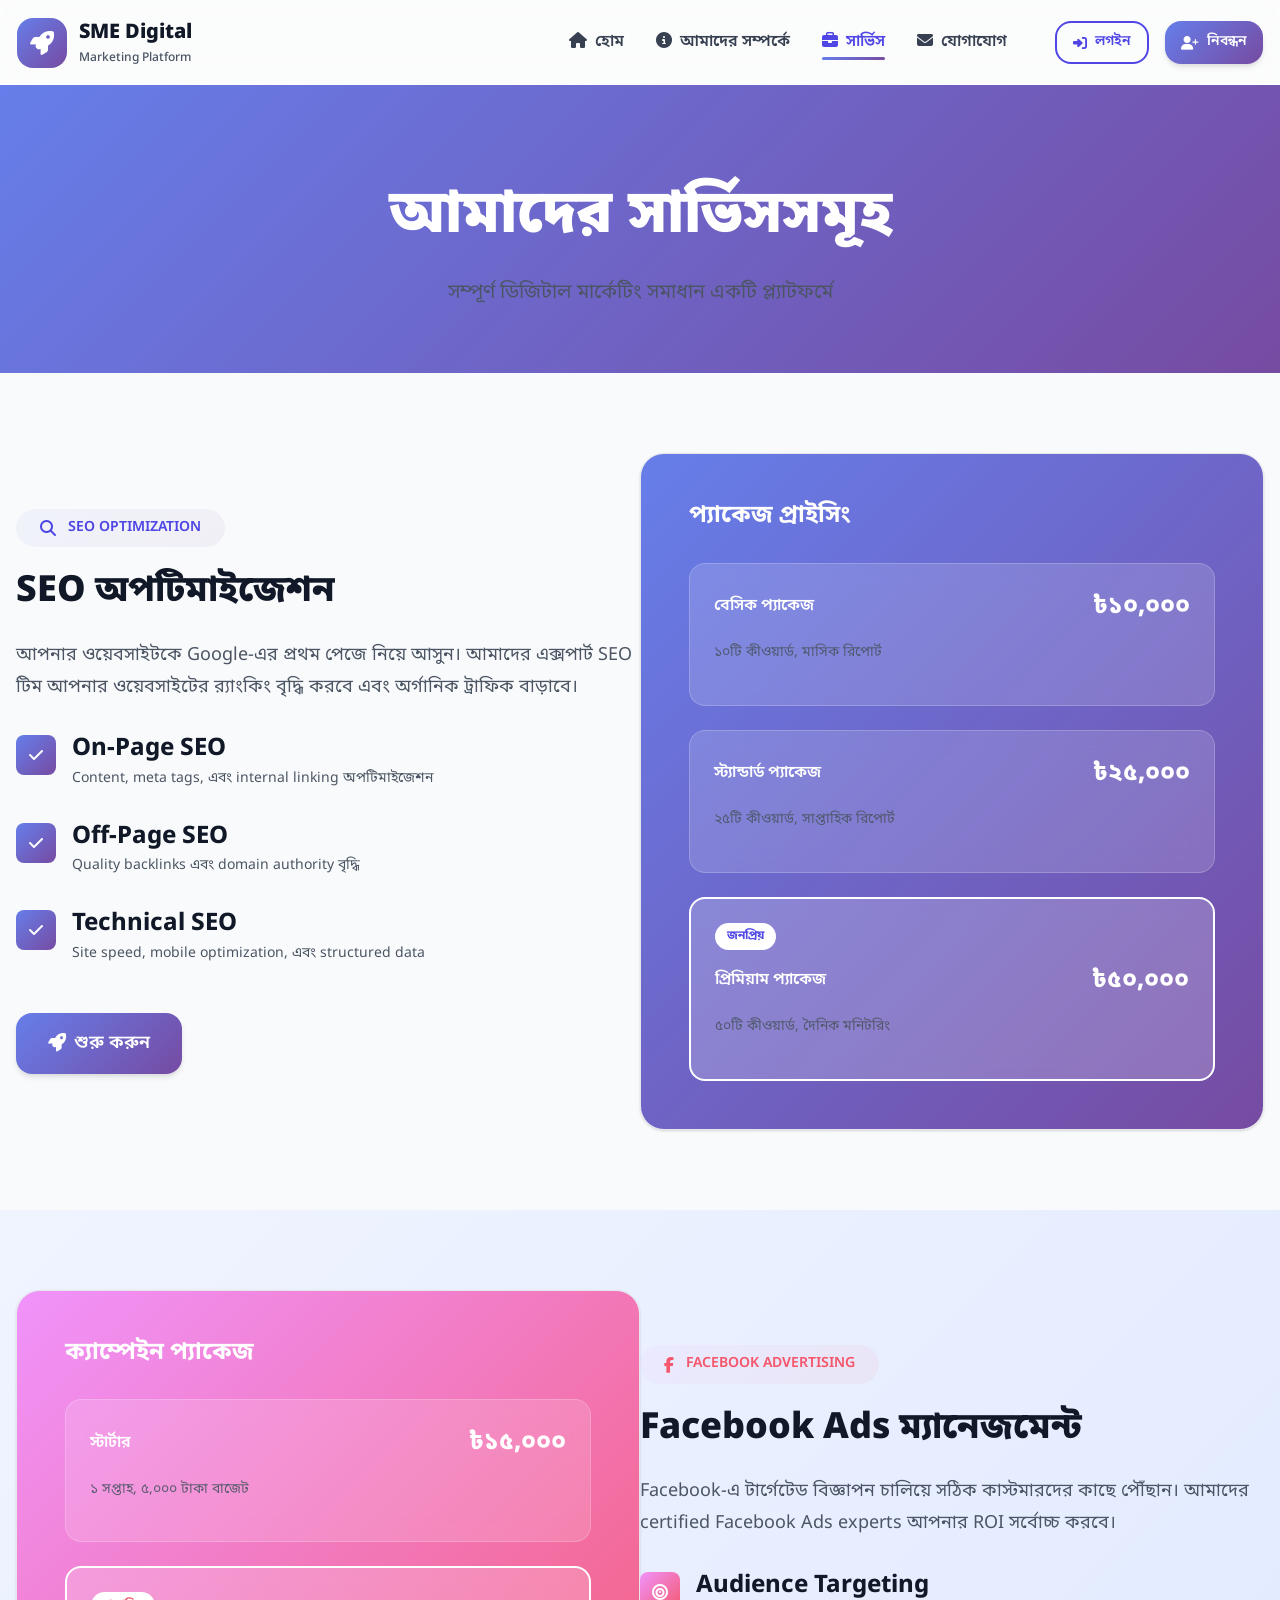
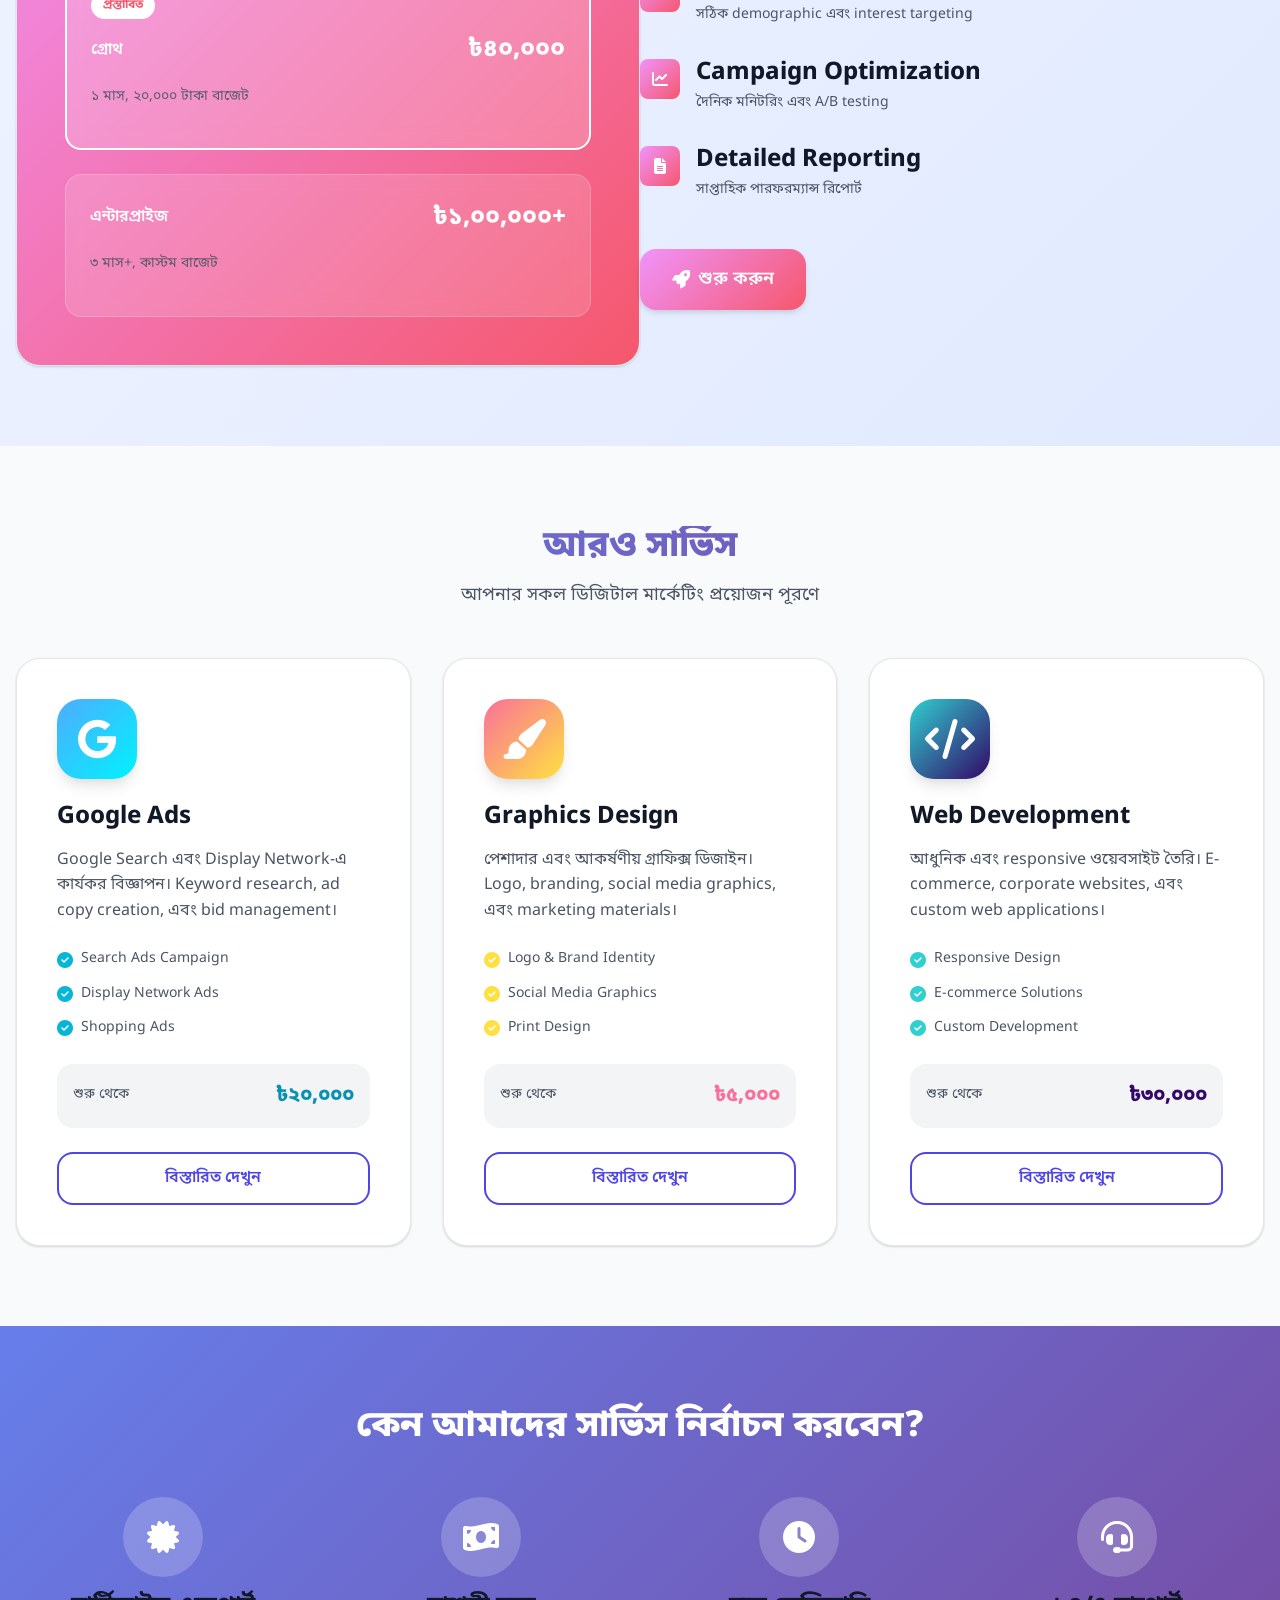
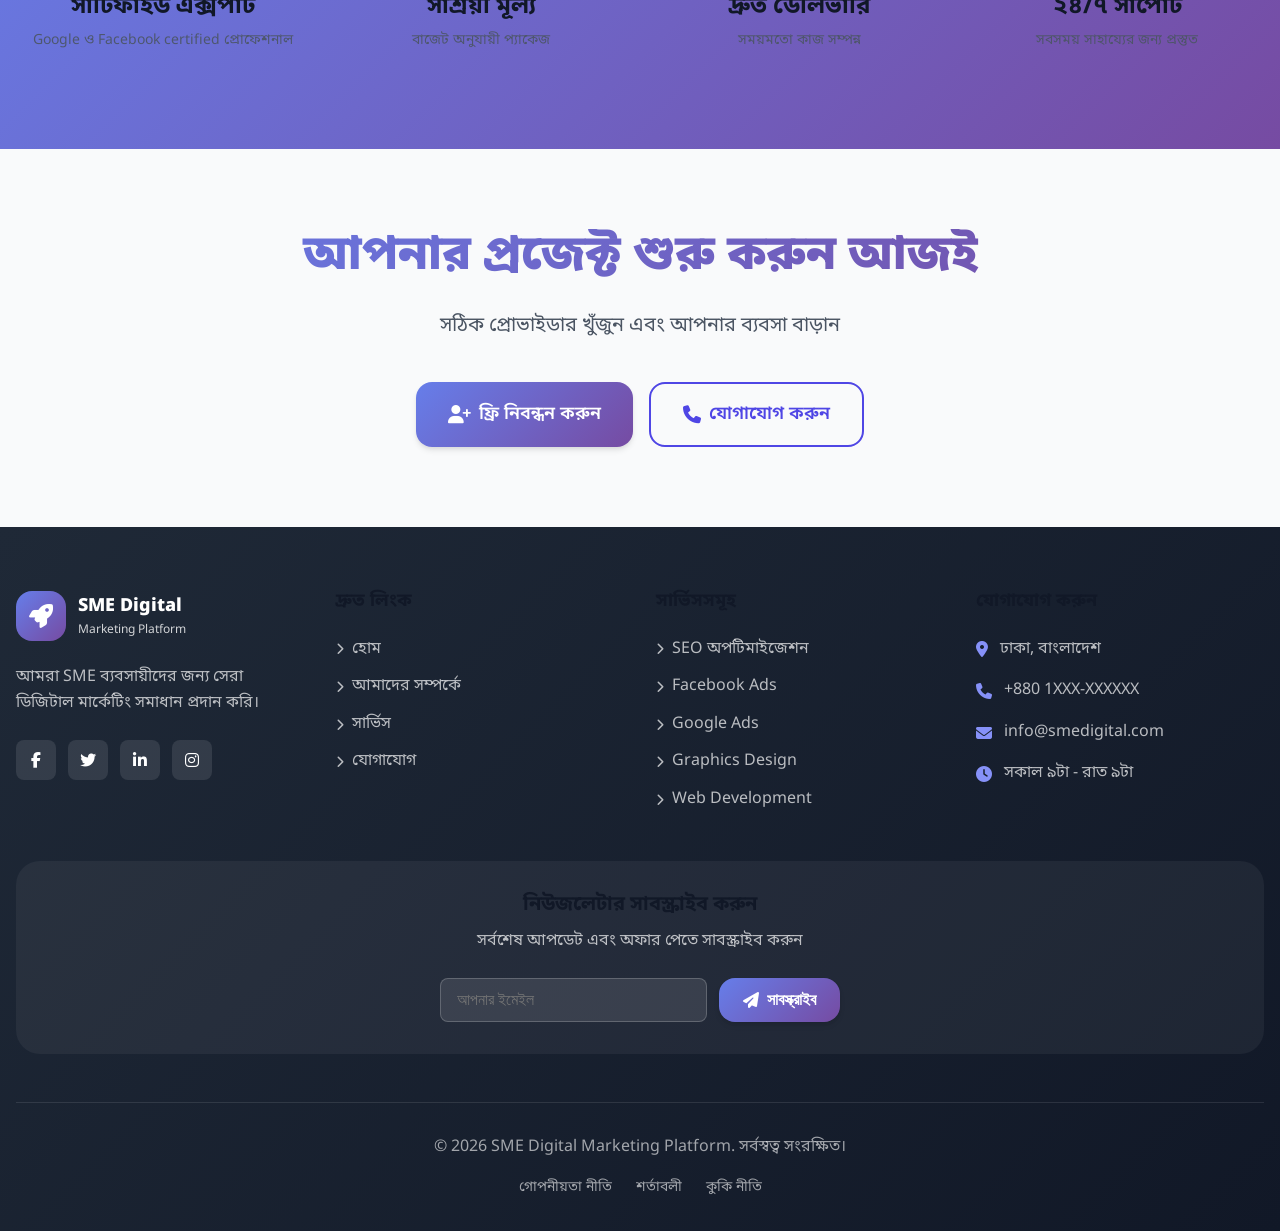
<file: services.html>
﻿<!DOCTYPE html>
<html lang="bn">
<head>
    <meta charset="UTF-8">
    <meta name="viewport" content="width=device-width, initial-scale=1.0">
    <meta name="description" content="আমাদের সার্ভিসসমূহ - SME Digital Marketing Platform">
    <title>সার্ভিস - SME Digital Marketing Platform</title>
    
    <link rel="stylesheet" href="css/style.css">
    <link rel="stylesheet" href="https://cdnjs.cloudflare.com/ajax/libs/font-awesome/6.4.0/css/all.min.css">
</head>
<body class="bengali">
    <div id="navbar"></div>
    
    <!-- Page Header -->
    <section style="background: var(--gradient-primary); padding: 6rem 0 4rem; text-align: center; color: white;">
        <div class="container">
            <h1 class="animate-fadeInUp" style="font-size: var(--text-6xl); font-weight: 900; margin-bottom: 1.5rem; color: white;">আমাদের সার্ভিসসমূহ</h1>
            <p class="animate-fadeInUp animate-delay-1" style="font-size: var(--text-xl); max-width: 700px; margin: 0 auto; opacity: 0.95;">সম্পূর্ণ ডিজিটাল মার্কেটিং সমাধান একটি প্ল্যাটফর্মে</p>
        </div>
    </section>
    
    <!-- SEO Service -->
    <section class="section" id="seo">
        <div class="container">
            <div class="grid grid-cols-2 gap-12" style="align-items: center;">
                <div>
                    <div style="display: inline-flex; align-items: center; gap: 0.75rem; background: linear-gradient(135deg, #667eea10 0%, #764ba210 100%); padding: 0.5rem 1.5rem; border-radius: var(--radius-full); margin-bottom: 1.5rem;">
                        <i class="fas fa-search" style="color: var(--primary-600);"></i>
                        <span style="font-weight: 600; color: var(--primary-600); font-size: var(--text-sm);">SEO OPTIMIZATION</span>
                    </div>
                    <h2 style="font-size: var(--text-4xl); font-weight: 800; margin-bottom: 1.5rem; color: var(--gray-900);">SEO অপটিমাইজেশন</h2>
                    <p style="font-size: var(--text-lg); color: var(--gray-600); line-height: 1.8; margin-bottom: 2rem;">
                        আপনার ওয়েবসাইটকে Google-এর প্রথম পেজে নিয়ে আসুন। আমাদের এক্সপার্ট SEO টিম আপনার ওয়েবসাইটের র‍্যাংকিং বৃদ্ধি করবে এবং অর্গানিক ট্রাফিক বাড়াবে।
                    </p>
                    
                    <div style="display: flex; flex-direction: column; gap: 1rem; margin-bottom: 2rem;">
                        <div style="display: flex; align-items: start; gap: 1rem;">
                            <div style="width: 40px; height: 40px; background: var(--gradient-primary); border-radius: var(--radius); display: flex; align-items: center; justify-content: center; flex-shrink: 0;">
                                <i class="fas fa-check" style="color: white;"></i>
                            </div>
                            <div>
                                <h4 style="font-weight: 700; color: var(--gray-900); margin-bottom: 0.25rem;">On-Page SEO</h4>
                                <p style="color: var(--gray-600); font-size: var(--text-sm);">Content, meta tags, এবং internal linking অপটিমাইজেশন</p>
                            </div>
                        </div>
                        
                        <div style="display: flex; align-items: start; gap: 1rem;">
                            <div style="width: 40px; height: 40px; background: var(--gradient-primary); border-radius: var(--radius); display: flex; align-items: center; justify-content: center; flex-shrink: 0;">
                                <i class="fas fa-check" style="color: white;"></i>
                            </div>
                            <div>
                                <h4 style="font-weight: 700; color: var(--gray-900); margin-bottom: 0.25rem;">Off-Page SEO</h4>
                                <p style="color: var(--gray-600); font-size: var(--text-sm);">Quality backlinks এবং domain authority বৃদ্ধি</p>
                            </div>
                        </div>
                        
                        <div style="display: flex; align-items: start; gap: 1rem;">
                            <div style="width: 40px; height: 40px; background: var(--gradient-primary); border-radius: var(--radius); display: flex; align-items: center; justify-content: center; flex-shrink: 0;">
                                <i class="fas fa-check" style="color: white;"></i>
                            </div>
                            <div>
                                <h4 style="font-weight: 700; color: var(--gray-900); margin-bottom: 0.25rem;">Technical SEO</h4>
                                <p style="color: var(--gray-600); font-size: var(--text-sm);">Site speed, mobile optimization, এবং structured data</p>
                            </div>
                        </div>
                    </div>
                    
                    <a href="register.html" class="btn btn-primary btn-lg">
                        <i class="fas fa-rocket" style="margin-right: 0.5rem;"></i>শুরু করুন
                    </a>
                </div>
                
                <div class="card" style="background: var(--gradient-primary); padding: 3rem; color: white;">
                    <h3 style="font-size: var(--text-2xl); font-weight: 700; margin-bottom: 2rem; color: white;">প্যাকেজ প্রাইসিং</h3>
                    <div style="display: flex; flex-direction: column; gap: 1.5rem;">
                        <div style="background: rgba(255, 255, 255, 0.15); backdrop-filter: blur(10px); padding: 1.5rem; border-radius: var(--radius-lg); border: 1px solid rgba(255, 255, 255, 0.2);">
                            <div style="display: flex; justify-content: space-between; align-items: center; margin-bottom: 1rem;">
                                <span style="font-weight: 600;">বেসিক প্যাকেজ</span>
                                <span style="font-size: var(--text-2xl); font-weight: 800;">৳১০,০০০</span>
                            </div>
                            <p style="font-size: var(--text-sm); opacity: 0.9;">১০টি কীওয়ার্ড, মাসিক রিপোর্ট</p>
                        </div>
                        
                        <div style="background: rgba(255, 255, 255, 0.15); backdrop-filter: blur(10px); padding: 1.5rem; border-radius: var(--radius-lg); border: 1px solid rgba(255, 255, 255, 0.2);">
                            <div style="display: flex; justify-content: space-between; align-items: center; margin-bottom: 1rem;">
                                <span style="font-weight: 600;">স্ট্যান্ডার্ড প্যাকেজ</span>
                                <span style="font-size: var(--text-2xl); font-weight: 800;">৳২৫,০০০</span>
                            </div>
                            <p style="font-size: var(--text-sm); opacity: 0.9;">২৫টি কীওয়ার্ড, সাপ্তাহিক রিপোর্ট</p>
                        </div>
                        
                        <div style="background: rgba(255, 255, 255, 0.2); backdrop-filter: blur(10px); padding: 1.5rem; border-radius: var(--radius-lg); border: 2px solid white;">
                            <div style="display: inline-block; background: white; color: var(--primary-600); padding: 0.25rem 0.75rem; border-radius: var(--radius-full); font-size: var(--text-xs); font-weight: 700; margin-bottom: 0.75rem;">জনপ্রিয়</div>
                            <div style="display: flex; justify-content: space-between; align-items: center; margin-bottom: 1rem;">
                                <span style="font-weight: 600;">প্রিমিয়াম প্যাকেজ</span>
                                <span style="font-size: var(--text-2xl); font-weight: 800;">৳৫০,০০০</span>
                            </div>
                            <p style="font-size: var(--text-sm); opacity: 0.9;">৫০টি কীওয়ার্ড, দৈনিক মনিটরিং</p>
                        </div>
                    </div>
                </div>
            </div>
        </div>
    </section>
    
    <!-- Facebook Ads Service -->
    <section class="section" style="background: linear-gradient(135deg, #f0f4ff 0%, #e0e9ff 100%);" id="facebook-ads">
        <div class="container">
            <div class="grid grid-cols-2 gap-12" style="align-items: center;">
                <div class="card" style="background: linear-gradient(135deg, #f093fb 0%, #f5576c 100%); padding: 3rem; color: white;">
                    <h3 style="font-size: var(--text-2xl); font-weight: 700; margin-bottom: 2rem; color: white;">ক্যাম্পেইন প্যাকেজ</h3>
                    <div style="display: flex; flex-direction: column; gap: 1.5rem;">
                        <div style="background: rgba(255, 255, 255, 0.15); backdrop-filter: blur(10px); padding: 1.5rem; border-radius: var(--radius-lg); border: 1px solid rgba(255, 255, 255, 0.2);">
                            <div style="display: flex; justify-content: space-between; align-items: center; margin-bottom: 1rem;">
                                <span style="font-weight: 600;">স্টার্টার</span>
                                <span style="font-size: var(--text-2xl); font-weight: 800;">৳১৫,০০০</span>
                            </div>
                            <p style="font-size: var(--text-sm); opacity: 0.9;">১ সপ্তাহ, ৫,০০০ টাকা বাজেট</p>
                        </div>
                        
                        <div style="background: rgba(255, 255, 255, 0.2); backdrop-filter: blur(10px); padding: 1.5rem; border-radius: var(--radius-lg); border: 2px solid white;">
                            <div style="display: inline-block; background: white; color: #f5576c; padding: 0.25rem 0.75rem; border-radius: var(--radius-full); font-size: var(--text-xs); font-weight: 700; margin-bottom: 0.75rem;">প্রস্তাবিত</div>
                            <div style="display: flex; justify-content: space-between; align-items: center; margin-bottom: 1rem;">
                                <span style="font-weight: 600;">গ্রোথ</span>
                                <span style="font-size: var(--text-2xl); font-weight: 800;">৳৪০,০০০</span>
                            </div>
                            <p style="font-size: var(--text-sm); opacity: 0.9;">১ মাস, ২০,০০০ টাকা বাজেট</p>
                        </div>
                        
                        <div style="background: rgba(255, 255, 255, 0.15); backdrop-filter: blur(10px); padding: 1.5rem; border-radius: var(--radius-lg); border: 1px solid rgba(255, 255, 255, 0.2);">
                            <div style="display: flex; justify-content: space-between; align-items: center; margin-bottom: 1rem;">
                                <span style="font-weight: 600;">এন্টারপ্রাইজ</span>
                                <span style="font-size: var(--text-2xl); font-weight: 800;">৳১,০০,০০০+</span>
                            </div>
                            <p style="font-size: var(--text-sm); opacity: 0.9;">৩ মাস+, কাস্টম বাজেট</p>
                        </div>
                    </div>
                </div>
                
                <div>
                    <div style="display: inline-flex; align-items: center; gap: 0.75rem; background: linear-gradient(135deg, #f093fb10 0%, #f5576c10 100%); padding: 0.5rem 1.5rem; border-radius: var(--radius-full); margin-bottom: 1.5rem;">
                        <i class="fab fa-facebook-f" style="color: #f5576c;"></i>
                        <span style="font-weight: 600; color: #f5576c; font-size: var(--text-sm);">FACEBOOK ADVERTISING</span>
                    </div>
                    <h2 style="font-size: var(--text-4xl); font-weight: 800; margin-bottom: 1.5rem; color: var(--gray-900);">Facebook Ads ম্যানেজমেন্ট</h2>
                    <p style="font-size: var(--text-lg); color: var(--gray-600); line-height: 1.8; margin-bottom: 2rem;">
                        Facebook-এ টার্গেটেড বিজ্ঞাপন চালিয়ে সঠিক কাস্টমারদের কাছে পৌঁছান। আমাদের certified Facebook Ads experts আপনার ROI সর্বোচ্চ করবে।
                    </p>
                    
                    <div style="display: flex; flex-direction: column; gap: 1rem; margin-bottom: 2rem;">
                        <div style="display: flex; align-items: start; gap: 1rem;">
                            <div style="width: 40px; height: 40px; background: linear-gradient(135deg, #f093fb 0%, #f5576c 100%); border-radius: var(--radius); display: flex; align-items: center; justify-content: center; flex-shrink: 0;">
                                <i class="fas fa-bullseye" style="color: white;"></i>
                            </div>
                            <div>
                                <h4 style="font-weight: 700; color: var(--gray-900); margin-bottom: 0.25rem;">Audience Targeting</h4>
                                <p style="color: var(--gray-600); font-size: var(--text-sm);">সঠিক demographic এবং interest targeting</p>
                            </div>
                        </div>
                        
                        <div style="display: flex; align-items: start; gap: 1rem;">
                            <div style="width: 40px; height: 40px; background: linear-gradient(135deg, #f093fb 0%, #f5576c 100%); border-radius: var(--radius); display: flex; align-items: center; justify-content: center; flex-shrink: 0;">
                                <i class="fas fa-chart-line" style="color: white;"></i>
                            </div>
                            <div>
                                <h4 style="font-weight: 700; color: var(--gray-900); margin-bottom: 0.25rem;">Campaign Optimization</h4>
                                <p style="color: var(--gray-600); font-size: var(--text-sm);">দৈনিক মনিটরিং এবং A/B testing</p>
                            </div>
                        </div>
                        
                        <div style="display: flex; align-items: start; gap: 1rem;">
                            <div style="width: 40px; height: 40px; background: linear-gradient(135deg, #f093fb 0%, #f5576c 100%); border-radius: var(--radius); display: flex; align-items: center; justify-content: center; flex-shrink: 0;">
                                <i class="fas fa-file-alt" style="color: white;"></i>
                            </div>
                            <div>
                                <h4 style="font-weight: 700; color: var(--gray-900); margin-bottom: 0.25rem;">Detailed Reporting</h4>
                                <p style="color: var(--gray-600); font-size: var(--text-sm);">সাপ্তাহিক পারফরম্যান্স রিপোর্ট</p>
                            </div>
                        </div>
                    </div>
                    
                    <a href="register.html" class="btn btn-secondary btn-lg">
                        <i class="fas fa-rocket" style="margin-right: 0.5rem;"></i>শুরু করুন
                    </a>
                </div>
            </div>
        </div>
    </section>
    
    <!-- Other Services Grid -->
    <section class="section" id="other-services">
        <div class="container">
            <h2 class="section-title">আরও সার্ভিস</h2>
            <p class="section-subtitle">আপনার সকল ডিজিটাল মার্কেটিং প্রয়োজন পূরণে</p>
            
            <div class="grid grid-cols-3 gap-8" style="margin-top: 3rem;">
                <!-- Google Ads -->
                <div class="card card-hover-glow" id="google-ads" style="padding: 2.5rem;">
                    <div style="width: 80px; height: 80px; background: linear-gradient(135deg, #4facfe 0%, #00f2fe 100%); border-radius: var(--radius-xl); display: flex; align-items: center; justify-content: center; margin-bottom: 1.5rem; font-size: 2.5rem; color: white; box-shadow: var(--shadow-lg);">
                        <i class="fab fa-google"></i>
                    </div>
                    <h3 style="font-size: var(--text-2xl); font-weight: 700; margin-bottom: 1rem; color: var(--gray-900);">Google Ads</h3>
                    <p style="color: var(--gray-600); margin-bottom: 1.5rem; line-height: 1.6;">
                        Google Search এবং Display Network-এ কার্যকর বিজ্ঞাপন। Keyword research, ad copy creation, এবং bid management।
                    </p>
                    <div style="display: flex; flex-direction: column; gap: 0.75rem; margin-bottom: 1.5rem;">
                        <div style="display: flex; align-items: center; gap: 0.5rem;">
                            <i class="fas fa-check-circle" style="color: var(--accent-500);"></i>
                            <span style="font-size: var(--text-sm); color: var(--gray-600);">Search Ads Campaign</span>
                        </div>
                        <div style="display: flex; align-items: center; gap: 0.5rem;">
                            <i class="fas fa-check-circle" style="color: var(--accent-500);"></i>
                            <span style="font-size: var(--text-sm); color: var(--gray-600);">Display Network Ads</span>
                        </div>
                        <div style="display: flex; align-items: center; gap: 0.5rem;">
                            <i class="fas fa-check-circle" style="color: var(--accent-500);"></i>
                            <span style="font-size: var(--text-sm); color: var(--gray-600);">Shopping Ads</span>
                        </div>
                    </div>
                    <div style="background: var(--gray-100); padding: 1rem; border-radius: var(--radius-lg); margin-bottom: 1.5rem;">
                        <div style="display: flex; justify-content: space-between; align-items: center;">
                            <span style="color: var(--gray-600); font-size: var(--text-sm);">শুরু থেকে</span>
                            <span style="font-size: var(--text-xl); font-weight: 800; color: var(--accent-600);">৳২০,০০০</span>
                        </div>
                    </div>
                    <a href="register.html" class="btn btn-outline" style="width: 100%;">বিস্তারিত দেখুন</a>
                </div>
                
                <!-- Graphics Design -->
                <div class="card card-hover-glow" id="graphics" style="padding: 2.5rem;">
                    <div style="width: 80px; height: 80px; background: linear-gradient(135deg, #fa709a 0%, #fee140 100%); border-radius: var(--radius-xl); display: flex; align-items: center; justify-content: center; margin-bottom: 1.5rem; font-size: 2.5rem; color: white; box-shadow: var(--shadow-lg);">
                        <i class="fas fa-paint-brush"></i>
                    </div>
                    <h3 style="font-size: var(--text-2xl); font-weight: 700; margin-bottom: 1rem; color: var(--gray-900);">Graphics Design</h3>
                    <p style="color: var(--gray-600); margin-bottom: 1.5rem; line-height: 1.6;">
                        পেশাদার এবং আকর্ষণীয় গ্রাফিক্স ডিজাইন। Logo, branding, social media graphics, এবং marketing materials।
                    </p>
                    <div style="display: flex; flex-direction: column; gap: 0.75rem; margin-bottom: 1.5rem;">
                        <div style="display: flex; align-items: center; gap: 0.5rem;">
                            <i class="fas fa-check-circle" style="color: #fee140;"></i>
                            <span style="font-size: var(--text-sm); color: var(--gray-600);">Logo & Brand Identity</span>
                        </div>
                        <div style="display: flex; align-items: center; gap: 0.5rem;">
                            <i class="fas fa-check-circle" style="color: #fee140;"></i>
                            <span style="font-size: var(--text-sm); color: var(--gray-600);">Social Media Graphics</span>
                        </div>
                        <div style="display: flex; align-items: center; gap: 0.5rem;">
                            <i class="fas fa-check-circle" style="color: #fee140;"></i>
                            <span style="font-size: var(--text-sm); color: var(--gray-600);">Print Design</span>
                        </div>
                    </div>
                    <div style="background: var(--gray-100); padding: 1rem; border-radius: var(--radius-lg); margin-bottom: 1.5rem;">
                        <div style="display: flex; justify-content: space-between; align-items: center;">
                            <span style="color: var(--gray-600); font-size: var(--text-sm);">শুরু থেকে</span>
                            <span style="font-size: var(--text-xl); font-weight: 800; color: #fa709a;">৳৫,০০০</span>
                        </div>
                    </div>
                    <a href="register.html" class="btn btn-outline" style="width: 100%;">বিস্তারিত দেখুন</a>
                </div>
                
                <!-- Web Development -->
                <div class="card card-hover-glow" id="web-dev" style="padding: 2.5rem;">
                    <div style="width: 80px; height: 80px; background: linear-gradient(135deg, #30cfd0 0%, #330867 100%); border-radius: var(--radius-xl); display: flex; align-items: center; justify-content: center; margin-bottom: 1.5rem; font-size: 2.5rem; color: white; box-shadow: var(--shadow-lg);">
                        <i class="fas fa-code"></i>
                    </div>
                    <h3 style="font-size: var(--text-2xl); font-weight: 700; margin-bottom: 1rem; color: var(--gray-900);">Web Development</h3>
                    <p style="color: var(--gray-600); margin-bottom: 1.5rem; line-height: 1.6;">
                        আধুনিক এবং responsive ওয়েবসাইট তৈরি। E-commerce, corporate websites, এবং custom web applications।
                    </p>
                    <div style="display: flex; flex-direction: column; gap: 0.75rem; margin-bottom: 1.5rem;">
                        <div style="display: flex; align-items: center; gap: 0.5rem;">
                            <i class="fas fa-check-circle" style="color: #30cfd0;"></i>
                            <span style="font-size: var(--text-sm); color: var(--gray-600);">Responsive Design</span>
                        </div>
                        <div style="display: flex; align-items: center; gap: 0.5rem;">
                            <i class="fas fa-check-circle" style="color: #30cfd0;"></i>
                            <span style="font-size: var(--text-sm); color: var(--gray-600);">E-commerce Solutions</span>
                        </div>
                        <div style="display: flex; align-items: center; gap: 0.5rem;">
                            <i class="fas fa-check-circle" style="color: #30cfd0;"></i>
                            <span style="font-size: var(--text-sm); color: var(--gray-600);">Custom Development</span>
                        </div>
                    </div>
                    <div style="background: var(--gray-100); padding: 1rem; border-radius: var(--radius-lg); margin-bottom: 1.5rem;">
                        <div style="display: flex; justify-content: space-between; align-items: center;">
                            <span style="color: var(--gray-600); font-size: var(--text-sm);">শুরু থেকে</span>
                            <span style="font-size: var(--text-xl); font-weight: 800; color: #330867;">৳৩০,০০০</span>
                        </div>
                    </div>
                    <a href="register.html" class="btn btn-outline" style="width: 100%;">বিস্তারিত দেখুন</a>
                </div>
            </div>
        </div>
    </section>
    
    <!-- Why Choose Us -->
    <section class="section" style="background: linear-gradient(135deg, #667eea 0%, #764ba2 100%); color: white;">
        <div class="container">
            <h2 style="font-size: var(--text-4xl); font-weight: 800; text-align: center; margin-bottom: 3rem; color: white;">কেন আমাদের সার্ভিস নির্বাচন করবেন?</h2>
            
            <div class="grid grid-cols-4 gap-6">
                <div style="text-align: center;">
                    <div style="width: 80px; height: 80px; background: rgba(255, 255, 255, 0.2); border-radius: 50%; display: flex; align-items: center; justify-content: center; margin: 0 auto 1rem; font-size: 2rem;">
                        <i class="fas fa-certificate"></i>
                    </div>
                    <h4 style="font-weight: 700; margin-bottom: 0.5rem;">সার্টিফাইড এক্সপার্ট</h4>
                    <p style="opacity: 0.9; font-size: var(--text-sm);">Google ও Facebook certified প্রোফেশনাল</p>
                </div>
                
                <div style="text-align: center;">
                    <div style="width: 80px; height: 80px; background: rgba(255, 255, 255, 0.2); border-radius: 50%; display: flex; align-items: center; justify-content: center; margin: 0 auto 1rem; font-size: 2rem;">
                        <i class="fas fa-money-bill-wave"></i>
                    </div>
                    <h4 style="font-weight: 700; margin-bottom: 0.5rem;">সাশ্রয়ী মূল্য</h4>
                    <p style="opacity: 0.9; font-size: var(--text-sm);">বাজেট অনুযায়ী প্যাকেজ</p>
                </div>
                
                <div style="text-align: center;">
                    <div style="width: 80px; height: 80px; background: rgba(255, 255, 255, 0.2); border-radius: 50%; display: flex; align-items: center; justify-content: center; margin: 0 auto 1rem; font-size: 2rem;">
                        <i class="fas fa-clock"></i>
                    </div>
                    <h4 style="font-weight: 700; margin-bottom: 0.5rem;">দ্রুত ডেলিভারি</h4>
                    <p style="opacity: 0.9; font-size: var(--text-sm);">সময়মতো কাজ সম্পন্ন</p>
                </div>
                
                <div style="text-align: center;">
                    <div style="width: 80px; height: 80px; background: rgba(255, 255, 255, 0.2); border-radius: 50%; display: flex; align-items: center; justify-content: center; margin: 0 auto 1rem; font-size: 2rem;">
                        <i class="fas fa-headset"></i>
                    </div>
                    <h4 style="font-weight: 700; margin-bottom: 0.5rem;">২৪/৭ সাপোর্ট</h4>
                    <p style="opacity: 0.9; font-size: var(--text-sm);">সবসময় সাহায্যের জন্য প্রস্তুত</p>
                </div>
            </div>
        </div>
    </section>
    
    <!-- CTA Section -->
    <section class="section" style="text-align: center;">
        <div class="container">
            <h2 style="font-size: var(--text-5xl); font-weight: 900; margin-bottom: 1.5rem; background: var(--gradient-primary); -webkit-background-clip: text; -webkit-text-fill-color: transparent; background-clip: text;">আপনার প্রজেক্ট শুরু করুন আজই</h2>
            <p style="font-size: var(--text-xl); margin-bottom: 2.5rem; color: var(--gray-600);">সঠিক প্রোভাইডার খুঁজুন এবং আপনার ব্যবসা বাড়ান</p>
            <div style="display: flex; gap: 1rem; justify-content: center; flex-wrap: wrap;">
                <a href="register.html" class="btn btn-primary btn-lg">
                    <i class="fas fa-user-plus" style="margin-right: 0.5rem;"></i>ফ্রি নিবন্ধন করুন
                </a>
                <a href="contact.html" class="btn btn-outline btn-lg">
                    <i class="fas fa-phone" style="margin-right: 0.5rem;"></i>যোগাযোগ করুন
                </a>
            </div>
        </div>
    </section>
    
    <div id="footer"></div>    <script src="js/components.js"></script>
</body>
</html>
</file>
<file: css/style.css>
/* ===================================
   SME Digital Marketing Platform
   Global Design System & Styles
   =================================== */

@import url('https://fonts.googleapis.com/css2?family=Inter:wght@300;400;500;600;700;800;900&family=Noto+Sans+Bengali:wght@400;500;600;700&display=swap');

/* ===================================
   CSS Custom Properties
   =================================== */
:root {
  /* Color Palette - Modern & Vibrant */
  --primary-50: #f0f4ff;
  --primary-100: #e0e9ff;
  --primary-200: #c7d6fe;
  --primary-300: #a5b8fc;
  --primary-400: #8691f8;
  --primary-500: #6366f1;
  --primary-600: #4f46e5;
  --primary-700: #4338ca;
  --primary-800: #3730a3;
  --primary-900: #312e81;
  
  --secondary-50: #fdf4ff;
  --secondary-100: #fae8ff;
  --secondary-200: #f5d0fe;
  --secondary-300: #f0abfc;
  --secondary-400: #e879f9;
  --secondary-500: #d946ef;
  --secondary-600: #c026d3;
  --secondary-700: #a21caf;
  --secondary-800: #86198f;
  --secondary-900: #701a75;
  
  --accent-50: #ecfeff;
  --accent-100: #cffafe;
  --accent-200: #a5f3fc;
  --accent-300: #67e8f9;
  --accent-400: #22d3ee;
  --accent-500: #06b6d4;
  --accent-600: #0891b2;
  --accent-700: #0e7490;
  --accent-800: #155e75;
  --accent-900: #164e63;
  
  /* Gradient Definitions */
  --gradient-primary: linear-gradient(135deg, #667eea 0%, #764ba2 100%);
  --gradient-secondary: linear-gradient(135deg, #f093fb 0%, #f5576c 100%);
  --gradient-accent: linear-gradient(135deg, #4facfe 0%, #00f2fe 100%);
  --gradient-warm: linear-gradient(135deg, #fa709a 0%, #fee140 100%);
  --gradient-cool: linear-gradient(135deg, #30cfd0 0%, #330867 100%);
  --gradient-sunset: linear-gradient(135deg, #ff6b6b 0%, #feca57 50%, #48dbfb 100%);
  --gradient-aurora: linear-gradient(135deg, #667eea 0%, #764ba2 25%, #f093fb 50%, #4facfe 75%, #00f2fe 100%);
  --gradient-ocean: linear-gradient(135deg, #2193b0 0%, #6dd5ed 100%);
  
  /* Neutral Colors */
  --gray-50: #f9fafb;
  --gray-100: #f3f4f6;
  --gray-200: #e5e7eb;
  --gray-300: #d1d5db;
  --gray-400: #9ca3af;
  --gray-500: #6b7280;
  --gray-600: #4b5563;
  --gray-700: #374151;
  --gray-800: #1f2937;
  --gray-900: #111827;
  
  /* Semantic Colors */
  --success: #10b981;
  --warning: #f59e0b;
  --error: #ef4444;
  --info: #3b82f6;
  
  /* Spacing Scale */
  --space-1: 0.25rem;
  --space-2: 0.5rem;
  --space-3: 0.75rem;
  --space-4: 1rem;
  --space-5: 1.25rem;
  --space-6: 1.5rem;
  --space-8: 2rem;
  --space-10: 2.5rem;
  --space-12: 3rem;
  --space-16: 4rem;
  --space-20: 5rem;
  --space-24: 6rem;
  
  /* Typography */
  --font-primary: 'Inter', sans-serif;
  --font-bengali: 'Noto Sans Bengali', sans-serif;
  
  /* Font Sizes */
  --text-xs: 0.75rem;
  --text-sm: 0.875rem;
  --text-base: 1rem;
  --text-lg: 1.125rem;
  --text-xl: 1.25rem;
  --text-2xl: 1.5rem;
  --text-3xl: 1.875rem;
  --text-4xl: 2.25rem;
  --text-5xl: 3rem;
  --text-6xl: 3.75rem;
  --text-7xl: 4.5rem;
  
  /* Shadows */
  --shadow-sm: 0 1px 2px 0 rgba(0, 0, 0, 0.05);
  --shadow: 0 1px 3px 0 rgba(0, 0, 0, 0.1), 0 1px 2px 0 rgba(0, 0, 0, 0.06);
  --shadow-md: 0 4px 6px -1px rgba(0, 0, 0, 0.1), 0 2px 4px -1px rgba(0, 0, 0, 0.06);
  --shadow-lg: 0 10px 15px -3px rgba(0, 0, 0, 0.1), 0 4px 6px -2px rgba(0, 0, 0, 0.05);
  --shadow-xl: 0 20px 25px -5px rgba(0, 0, 0, 0.1), 0 10px 10px -5px rgba(0, 0, 0, 0.04);
  --shadow-2xl: 0 25px 50px -12px rgba(0, 0, 0, 0.25);
  --shadow-glow: 0 0 20px rgba(99, 102, 241, 0.4);
  --shadow-glow-lg: 0 0 40px rgba(99, 102, 241, 0.6);
  
  /* Border Radius */
  --radius-sm: 0.25rem;
  --radius: 0.5rem;
  --radius-md: 0.75rem;
  --radius-lg: 1rem;
  --radius-xl: 1.5rem;
  --radius-2xl: 2rem;
  --radius-full: 9999px;
  
  /* Transitions */
  --transition-fast: 150ms cubic-bezier(0.4, 0, 0.2, 1);
  --transition-base: 300ms cubic-bezier(0.4, 0, 0.2, 1);
  --transition-slow: 500ms cubic-bezier(0.4, 0, 0.2, 1);
  --transition-bounce: 600ms cubic-bezier(0.68, -0.55, 0.265, 1.55);
}

/* ===================================
   Base Styles & Reset
   =================================== */
* {
  margin: 0;
  padding: 0;
  box-sizing: border-box;
}

html {
  scroll-behavior: smooth;
  font-size: 16px;
}

body {
  font-family: var(--font-primary);
  color: var(--gray-800);
  line-height: 1.6;
  background-color: var(--gray-50);
  -webkit-font-smoothing: antialiased;
  -moz-osx-font-smoothing: grayscale;
}

body.bengali {
  font-family: var(--font-bengali);
}

/* ===================================
   Typography
   =================================== */
h1, h2, h3, h4, h5, h6 {
  font-weight: 700;
  line-height: 1.2;
  color: var(--gray-900);
}

h1 { font-size: var(--text-5xl); }
h2 { font-size: var(--text-4xl); }
h3 { font-size: var(--text-3xl); }
h4 { font-size: var(--text-2xl); }
h5 { font-size: var(--text-xl); }
h6 { font-size: var(--text-lg); }

p {
  margin-bottom: var(--space-4);
  color: var(--gray-600);
}

a {
  color: var(--primary-600);
  text-decoration: none;
  transition: color var(--transition-base);
}

a:hover {
  color: var(--primary-700);
}

/* ===================================
   Utility Classes
   =================================== */
.container {
  max-width: 1280px;
  margin: 0 auto;
  padding: 0 var(--space-4);
}

.container-sm {
  max-width: 640px;
  margin: 0 auto;
  padding: 0 var(--space-4);
}

.container-lg {
  max-width: 1536px;
  margin: 0 auto;
  padding: 0 var(--space-4);
}

/* Flexbox Utilities */
.flex { display: flex; }
.flex-col { flex-direction: column; }
.flex-wrap { flex-wrap: wrap; }
.items-center { align-items: center; }
.items-start { align-items: flex-start; }
.items-end { align-items: flex-end; }
.justify-center { justify-content: center; }
.justify-between { justify-content: space-between; }
.justify-around { justify-content: space-around; }
.gap-1 { gap: var(--space-1); }
.gap-2 { gap: var(--space-2); }
.gap-3 { gap: var(--space-3); }
.gap-4 { gap: var(--space-4); }
.gap-6 { gap: var(--space-6); }
.gap-8 { gap: var(--space-8); }

/* Grid Utilities */
.grid { display: grid; }
.grid-cols-1 { grid-template-columns: repeat(1, 1fr); }
.grid-cols-2 { grid-template-columns: repeat(2, 1fr); }
.grid-cols-3 { grid-template-columns: repeat(3, 1fr); }
.grid-cols-4 { grid-template-columns: repeat(4, 1fr); }

/* Text Alignment */
.text-center { text-align: center; }
.text-left { text-align: left; }
.text-right { text-align: right; }

/* ===================================
   Gradient Backgrounds
   =================================== */
.bg-gradient-primary { background: var(--gradient-primary); }
.bg-gradient-secondary { background: var(--gradient-secondary); }
.bg-gradient-accent { background: var(--gradient-accent); }
.bg-gradient-warm { background: var(--gradient-warm); }
.bg-gradient-cool { background: var(--gradient-cool); }
.bg-gradient-sunset { background: var(--gradient-sunset); }
.bg-gradient-aurora { background: var(--gradient-aurora); }
.bg-gradient-ocean { background: var(--gradient-ocean); }

/* ===================================
   Glassmorphism
   =================================== */
.glass {
  background: rgba(255, 255, 255, 0.25);
  backdrop-filter: blur(10px);
  -webkit-backdrop-filter: blur(10px);
  border: 1px solid rgba(255, 255, 255, 0.18);
}

.glass-dark {
  background: rgba(0, 0, 0, 0.25);
  backdrop-filter: blur(10px);
  -webkit-backdrop-filter: blur(10px);
  border: 1px solid rgba(255, 255, 255, 0.1);
}

.glass-strong {
  background: rgba(255, 255, 255, 0.4);
  backdrop-filter: blur(20px);
  -webkit-backdrop-filter: blur(20px);
  border: 1px solid rgba(255, 255, 255, 0.3);
}

/* ===================================
   Buttons
   =================================== */
.btn {
  display: inline-flex;
  align-items: center;
  justify-content: center;
  padding: var(--space-3) var(--space-6);
  font-weight: 600;
  font-size: var(--text-base);
  border-radius: var(--radius-lg);
  cursor: pointer;
  transition: all var(--transition-base);
  border: none;
  text-decoration: none;
  position: relative;
  overflow: hidden;
}

.btn::before {
  content: '';
  position: absolute;
  top: 0;
  left: 0;
  width: 100%;
  height: 100%;
  background: rgba(255, 255, 255, 0.1);
  transform: translateX(-100%);
  transition: transform var(--transition-base);
}

.btn:hover::before {
  transform: translateX(0);
}

.btn:active {
  transform: scale(0.98);
}

.btn-primary {
  background: var(--gradient-primary);
  color: white;
  box-shadow: var(--shadow-md);
}

.btn-primary:hover {
  box-shadow: var(--shadow-xl);
  transform: translateY(-2px);
}

.btn-secondary {
  background: var(--gradient-secondary);
  color: white;
  box-shadow: var(--shadow-md);
}

.btn-secondary:hover {
  box-shadow: var(--shadow-xl);
  transform: translateY(-2px);
}

.btn-accent {
  background: var(--gradient-accent);
  color: white;
  box-shadow: var(--shadow-md);
}

.btn-accent:hover {
  box-shadow: var(--shadow-xl);
  transform: translateY(-2px);
}

.btn-outline {
  background: transparent;
  color: var(--primary-600);
  border: 2px solid var(--primary-600);
}

.btn-outline:hover {
  background: var(--primary-600);
  color: white;
}

.btn-ghost {
  background: transparent;
  color: var(--primary-600);
}

.btn-ghost:hover {
  background: var(--primary-50);
}

.btn-lg {
  padding: var(--space-4) var(--space-8);
  font-size: var(--text-lg);
}

.btn-sm {
  padding: var(--space-2) var(--space-4);
  font-size: var(--text-sm);
}

/* ===================================
   Cards
   =================================== */
.card {
  background: white;
  border-radius: var(--radius-xl);
  padding: var(--space-6);
  box-shadow: var(--shadow);
  transition: all var(--transition-base);
  border: 1px solid var(--gray-200);
}

.card:hover {
  box-shadow: var(--shadow-xl);
  transform: translateY(-5px);
}

.card-gradient {
  background: var(--gradient-primary);
  color: white;
}

.card-glass {
  background: rgba(255, 255, 255, 0.3);
  backdrop-filter: blur(10px);
  -webkit-backdrop-filter: blur(10px);
  border: 1px solid rgba(255, 255, 255, 0.2);
}

.card-hover-glow:hover {
  box-shadow: var(--shadow-glow);
}

/* ===================================
   Forms
   =================================== */
.form-group {
  margin-bottom: var(--space-4);
}

.form-label {
  display: block;
  font-weight: 500;
  margin-bottom: var(--space-2);
  color: var(--gray-700);
  font-size: var(--text-sm);
}

.form-input,
.form-select,
.form-textarea {
  width: 100%;
  padding: var(--space-3) var(--space-4);
  border: 2px solid var(--gray-300);
  border-radius: var(--radius);
  font-size: var(--text-base);
  transition: all var(--transition-base);
  background: white;
  color: var(--gray-800);
}

.form-input:focus,
.form-select:focus,
.form-textarea:focus {
  outline: none;
  border-color: var(--primary-500);
  box-shadow: 0 0 0 3px rgba(99, 102, 241, 0.1);
}

.form-input::placeholder {
  color: var(--gray-400);
}

/* ===================================
   Animations
   =================================== */
@keyframes fadeIn {
  from {
    opacity: 0;
  }
  to {
    opacity: 1;
  }
}

@keyframes fadeInUp {
  from {
    opacity: 0;
    transform: translateY(30px);
  }
  to {
    opacity: 1;
    transform: translateY(0);
  }
}

@keyframes fadeInDown {
  from {
    opacity: 0;
    transform: translateY(-30px);
  }
  to {
    opacity: 1;
    transform: translateY(0);
  }
}

@keyframes slideInLeft {
  from {
    opacity: 0;
    transform: translateX(-50px);
  }
  to {
    opacity: 1;
    transform: translateX(0);
  }
}

@keyframes slideInRight {
  from {
    opacity: 0;
    transform: translateX(50px);
  }
  to {
    opacity: 1;
    transform: translateX(0);
  }
}

@keyframes scaleIn {
  from {
    opacity: 0;
    transform: scale(0.9);
  }
  to {
    opacity: 1;
    transform: scale(1);
  }
}

@keyframes pulse {
  0%, 100% {
    opacity: 1;
  }
  50% {
    opacity: 0.7;
  }
}

@keyframes float {
  0%, 100% {
    transform: translateY(0);
  }
  50% {
    transform: translateY(-20px);
  }
}

@keyframes gradientShift {
  0% {
    background-position: 0% 50%;
  }
  50% {
    background-position: 100% 50%;
  }
  100% {
    background-position: 0% 50%;
  }
}

/* Animation Classes */
.animate-fadeIn { animation: fadeIn 0.6s ease-out; }
.animate-fadeInUp { animation: fadeInUp 0.8s ease-out; }
.animate-fadeInDown { animation: fadeInDown 0.8s ease-out; }
.animate-slideInLeft { animation: slideInLeft 0.8s ease-out; }
.animate-slideInRight { animation: slideInRight 0.8s ease-out; }
.animate-scaleIn { animation: scaleIn 0.6s ease-out; }
.animate-pulse { animation: pulse 2s ease-in-out infinite; }
.animate-float { animation: float 3s ease-in-out infinite; }

.animate-delay-1 { animation-delay: 0.1s; }
.animate-delay-2 { animation-delay: 0.2s; }
.animate-delay-3 { animation-delay: 0.3s; }
.animate-delay-4 { animation-delay: 0.4s; }
.animate-delay-5 { animation-delay: 0.5s; }

/* ===================================
   Sections
   =================================== */
.section {
  padding: var(--space-20) 0;
}

.section-sm {
  padding: var(--space-12) 0;
}

.section-lg {
  padding: var(--space-24) 0;
}

.section-title {
  font-size: var(--text-4xl);
  font-weight: 800;
  text-align: center;
  margin-bottom: var(--space-3);
  background: var(--gradient-primary);
  -webkit-background-clip: text;
  -webkit-text-fill-color: transparent;
  background-clip: text;
}

.section-subtitle {
  font-size: var(--text-lg);
  text-align: center;
  color: var(--gray-600);
  margin-bottom: var(--space-12);
  max-width: 600px;
  margin-left: auto;
  margin-right: auto;
}

/* ===================================
   Hero Section
   =================================== */
.hero {
  min-height: 100vh;
  display: flex;
  align-items: center;
  justify-content: center;
  position: relative;
  overflow: hidden;
  background: var(--gradient-aurora);
  background-size: 400% 400%;
  animation: gradientShift 15s ease infinite;
}

.hero::before {
  content: '';
  position: absolute;
  top: 0;
  left: 0;
  right: 0;
  bottom: 0;
  background: url('data:image/svg+xml,<svg width="100" height="100" xmlns="http://www.w3.org/2000/svg"><defs><pattern id="grid" width="40" height="40" patternUnits="userSpaceOnUse"><path d="M 40 0 L 0 0 0 40" fill="none" stroke="rgba(255,255,255,0.1)" stroke-width="1"/></pattern></defs><rect width="100" height="100" fill="url(%23grid)"/></svg>');
  opacity: 0.3;
}

.hero-content {
  position: relative;
  z-index: 1;
  text-align: center;
  color: white;
}

.hero-title {
  font-size: var(--text-6xl);
  font-weight: 900;
  margin-bottom: var(--space-6);
  text-shadow: 0 2px 10px rgba(0, 0, 0, 0.2);
}

.hero-subtitle {
  font-size: var(--text-2xl);
  margin-bottom: var(--space-8);
  opacity: 0.95;
}

/* ===================================
   Features & Service Cards
   =================================== */
.feature-card {
  text-align: center;
  padding: var(--space-8);
  background: white;
  border-radius: var(--radius-xl);
  box-shadow: var(--shadow);
  transition: all var(--transition-base);
  border: 1px solid var(--gray-200);
}

.feature-card:hover {
  box-shadow: var(--shadow-2xl);
  transform: translateY(-10px);
}

.feature-icon {
  width: 80px;
  height: 80px;
  margin: 0 auto var(--space-6);
  background: var(--gradient-primary);
  border-radius: var(--radius-xl);
  display: flex;
  align-items: center;
  justify-content: center;
  font-size: var(--text-4xl);
  color: white;
  box-shadow: var(--shadow-lg);
}

.feature-title {
  font-size: var(--text-xl);
  font-weight: 700;
  margin-bottom: var(--space-3);
  color: var(--gray-900);
}

.feature-description {
  color: var(--gray-600);
  line-height: 1.6;
}

/* ===================================
   Stats Counter
   =================================== */
.stat-card {
  text-align: center;
  padding: var(--space-6);
}

.stat-number {
  font-size: var(--text-5xl);
  font-weight: 800;
  background: var(--gradient-primary);
  -webkit-background-clip: text;
  -webkit-text-fill-color: transparent;
  background-clip: text;
  margin-bottom: var(--space-2);
}

.stat-label {
  font-size: var(--text-lg);
  color: var(--gray-600);
  font-weight: 500;
}

/* ===================================
   Testimonials
   =================================== */
.testimonial-card {
  background: white;
  padding: var(--space-8);
  border-radius: var(--radius-xl);
  box-shadow: var(--shadow-lg);
  position: relative;
  margin: var(--space-4);
}

.testimonial-quote {
  font-size: var(--text-lg);
  line-height: 1.8;
  color: var(--gray-700);
  margin-bottom: var(--space-6);
  font-style: italic;
}

.testimonial-author {
  display: flex;
  align-items: center;
  gap: var(--space-4);
}

.testimonial-avatar {
  width: 60px;
  height: 60px;
  border-radius: var(--radius-full);
  background: var(--gradient-primary);
  display: flex;
  align-items: center;
  justify-content: center;
  color: white;
  font-size: var(--text-2xl);
  font-weight: 700;
}

.testimonial-name {
  font-weight: 600;
  color: var(--gray-900);
  margin-bottom: var(--space-1);
}

.testimonial-role {
  color: var(--gray-500);
  font-size: var(--text-sm);
}

/* ===================================
   Responsive Design
   =================================== */
@media (max-width: 1024px) {
  :root {
    --text-6xl: 3rem;
    --text-5xl: 2.5rem;
    --text-4xl: 2rem;
  }
  
  .grid-cols-4 { grid-template-columns: repeat(2, 1fr); }
  .grid-cols-3 { grid-template-columns: repeat(2, 1fr); }
}

@media (max-width: 768px) {
  :root {
    --text-6xl: 2.5rem;
    --text-5xl: 2rem;
    --text-4xl: 1.75rem;
  }
  
  .grid-cols-4,
  .grid-cols-3,
  .grid-cols-2 { 
    grid-template-columns: repeat(1, 1fr); 
  }
  
  .hero-title {
    font-size: var(--text-4xl);
  }
  
  .hero-subtitle {
    font-size: var(--text-lg);
  }
  
  .section {
    padding: var(--space-12) 0;
  }
}

/* ===================================
   Loading & Spinner
   =================================== */
.spinner {
  width: 40px;
  height: 40px;
  border: 4px solid var(--gray-200);
  border-top-color: var(--primary-600);
  border-radius: var(--radius-full);
  animation: spin 1s linear infinite;
}

@keyframes spin {
  to { transform: rotate(360deg); }
}

/* ===================================
   Badges
   =================================== */
.badge {
  display: inline-flex;
  align-items: center;
  padding: var(--space-1) var(--space-3);
  border-radius: var(--radius-full);
  font-size: var(--text-xs);
  font-weight: 600;
  text-transform: uppercase;
  letter-spacing: 0.05em;
}

.badge-primary {
  background: var(--primary-100);
  color: var(--primary-700);
}

.badge-success {
  background: #d1fae5;
  color: #065f46;
}

.badge-warning {
  background: #fef3c7;
  color: #92400e;
}

.badge-error {
  background: #fee2e2;
  color: #991b1b;
}
</file>
